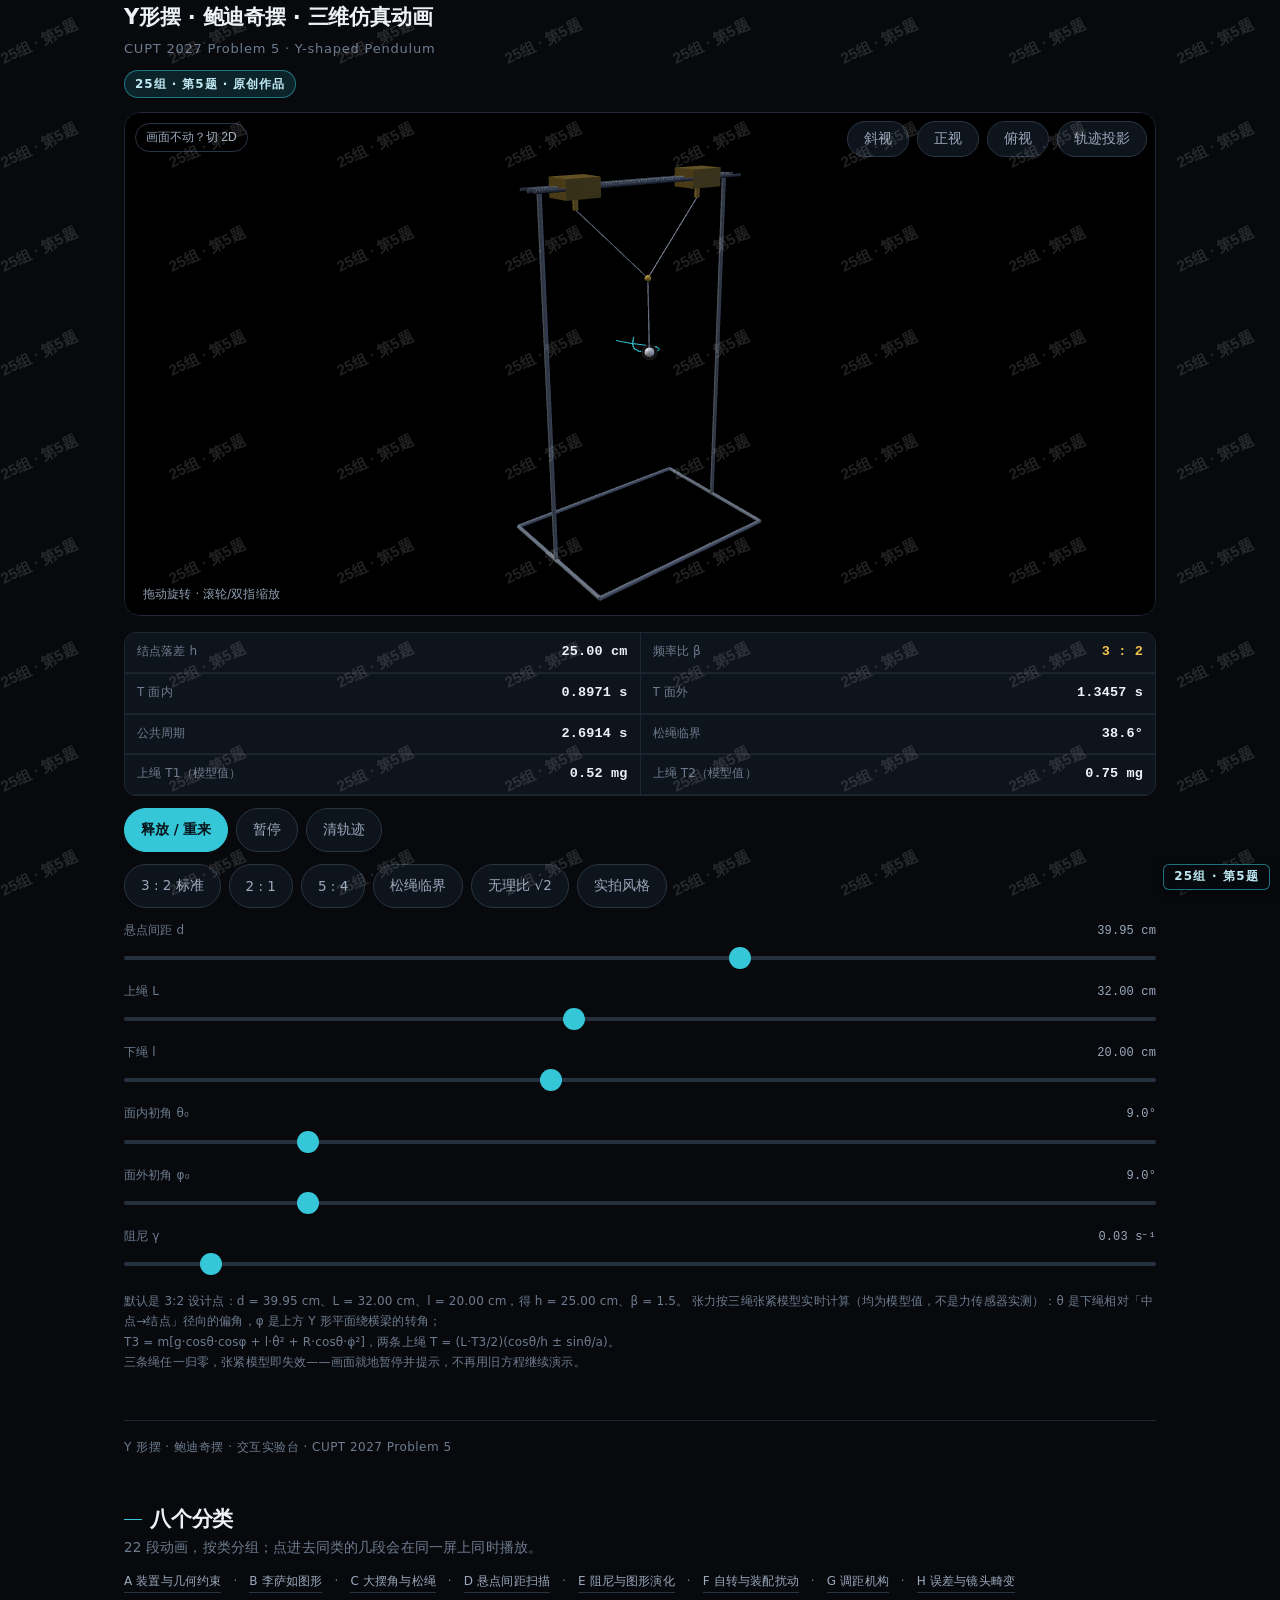
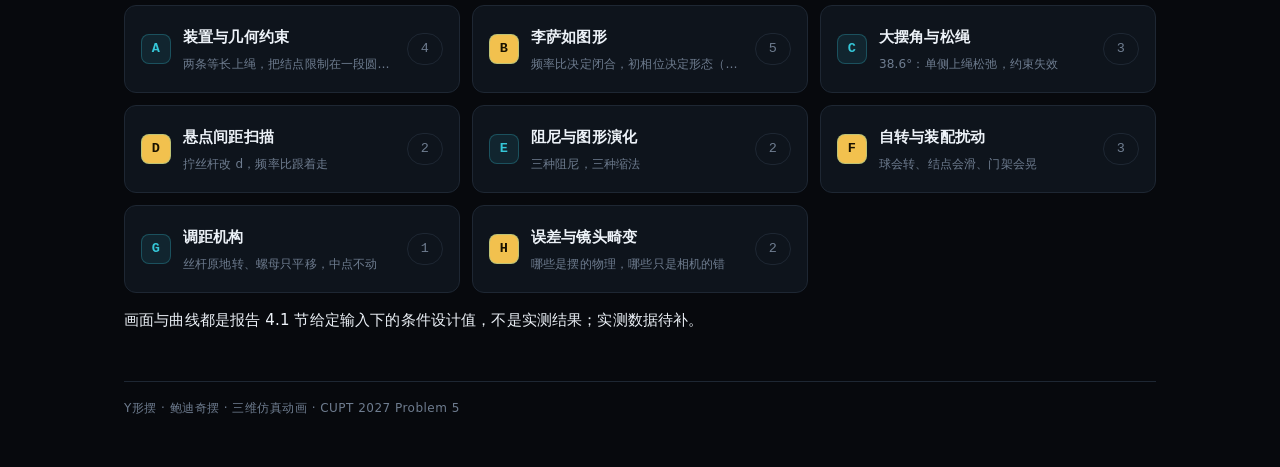
<file: index.html>
<!DOCTYPE html>
<html lang="zh-CN">
<head>
<meta charset="utf-8">
<meta name="viewport" content="width=device-width, initial-scale=1, viewport-fit=cover">
<meta name="color-scheme" content="dark">
<meta name="theme-color" content="#000000">
<meta name="robots" content="noindex, nofollow">
<title>Y形摆 · 鲍迪奇摆 · 三维仿真动画</title>
<link rel="icon" href="favicon.png" type="image/png">
<style>
  .lab-wrap { padding-bottom: 8px; }
  .lab-head h1 { margin: 8px 0 4px; font-size: 26px; line-height: 1.25; }
  .lab-head p { margin: 0 0 10px; color: var(--muted); font-size: 14px; }
  .stage {
    position: relative;
    z-index: 0;
    isolation: isolate;
    width: 100%;
    height: 56vh;
    min-height: 300px;
    max-height: 520px;
    border: 1px solid var(--line);
    border-radius: 14px;
    overflow: hidden;
    background: #000;
  }
  #c2d { position: absolute; inset: 0; width: 100%; height: 100%;
         display: none; }
  #c3d { display: block; width: 100%; height: 100%;
         touch-action: none; cursor: grab; }
  .hint {
    position: absolute; left: 10px; bottom: 8px;
    font-size: 12px; color: #8fa0b4; background: rgba(0,0,0,.45);
    padding: 3px 8px; border-radius: 8px; pointer-events: none;
  }
  .lab-badge {
    position: absolute; left: 10px; top: 10px; right: 10px;
    font-size: 13px; line-height: 1.4; color: #ff8a8a;
    background: rgba(60,0,0,.55); border: 1px solid #7a2b2b;
    padding: 7px 10px; border-radius: 10px; display: none;
  }
  .lab-badge.on { display: block; }
  .viewbtns {
    position: absolute; right: 8px; top: 8px; display: flex; gap: 6px;
  }
  .viewbtns button {
    min-height: 34px; padding: 0 10px; font-size: 13px;
    color: var(--text); background: rgba(20,26,34,.8);
    border: 1px solid var(--line); border-radius: 9px;
  }
  .readout {
    display: grid; grid-template-columns: repeat(2, minmax(0,1fr));
    gap: 6px 10px; margin: 12px 0 4px; font-size: 14px;
  }
  .readout div { display: flex; justify-content: space-between; gap: 8px;
    border-bottom: 1px solid #1a212b; padding: 5px 0; }
  .readout b { font-weight: 600; color: var(--accent-a); font-variant-numeric: tabular-nums; }
  .readout .warnv { color: #ff6b6b; }
  .ctrls { margin: 10px 0 4px; }
  .ctrl { margin: 9px 0; }
  .ctrl label { display: flex; justify-content: space-between; font-size: 14px;
    color: var(--muted); margin-bottom: 2px; }
  .ctrl label span { color: var(--text); font-variant-numeric: tabular-nums; }
  input[type=range] {
    -webkit-appearance: none; appearance: none; width: 100%; height: 30px;
    background: transparent;
  }
  input[type=range]::-webkit-slider-runnable-track {
    height: 4px; background: #263140; border-radius: 2px;
  }
  input[type=range]::-webkit-slider-thumb {
    -webkit-appearance: none; width: 22px; height: 22px; margin-top: -9px;
    border-radius: 50%; background: var(--accent-a); border: 0;
  }
  input[type=range]::-moz-range-track { height: 4px; background: #263140; border-radius: 2px; }
  input[type=range]::-moz-range-thumb { width: 22px; height: 22px; border: 0;
    border-radius: 50%; background: var(--accent-a); }
  .btnrow { display: flex; flex-wrap: wrap; gap: 8px; margin: 12px 0 4px; }
  .btnrow button {
    min-height: 44px; padding: 0 14px; font-size: 14px; font-family: inherit;
    color: var(--text); background: #131a23; border: 1px solid var(--line);
    border-radius: 11px;
  }
  .btnrow button.primary { background: var(--accent-a); color: #08111a; border-color: transparent; font-weight: 600; }
  .btnrow button:active { transform: scale(.98); }
  .tip { color: var(--muted); font-size: 13px; line-height: 1.6; margin: 10px 0 0; }
  .nolab-pic { display:block; width:100%; max-width:520px;
    margin:0 auto 12px; border-radius:10px; }
  .nolab-msg { color:#6E7C8F; font-size:12px; }
  .nolab { padding: 18px; color: #ff8a8a; }
</style><link rel="stylesheet" href="style.css">
</head>
<body>
<main class="wrap">
<header class="masthead compact">
<h1>Y形摆 · 鲍迪奇摆 · 三维仿真动画</h1>
<p class="sub">CUPT 2027 Problem 5 · Y-shaped Pendulum</p>
<p class="wm-head">25组 · 第5题 · 原创作品</p>
</header>





<div class="stage" id="stage">
  <canvas id="c3d"></canvas>
  <canvas id="c2d"></canvas>
  <div class="lab-badge" id="warn">⚠ 一侧上绳开始松弛：当前双绳张紧模型不再适用，运动已暂停。</div>
  <div class="viewbtns">
    <button type="button" data-view="iso">斜视</button>
    <button type="button" data-view="front">正视</button>
    <button type="button" data-view="top">俯视</button>
      <button type="button" id="btn-trail">轨迹投影</button>
  </div>
  <div class="hint">拖动旋转 · 滚轮/双指缩放</div>
</div>

<div class="readout" id="readout">
  <div><span>结点落差 h</span><b id="o-h">—</b></div>
  <div><span>频率比 β</span><b id="o-b">—</b></div>
  <div><span>T 面内</span><b id="o-tx">—</b></div>
  <div><span>T 面外</span><b id="o-ty">—</b></div>
  <div><span>公共周期</span><b id="o-tc">—</b></div>
  <div><span>松绳临界</span><b id="o-crit">—</b></div>
  <div><span>上绳 T1（模型值）</span><b id="o-t1">—</b></div>
  <div><span>上绳 T2（模型值）</span><b id="o-t2">—</b></div>
</div>

<div class="btnrow">
  <button type="button" class="primary" id="btn-go">释放 / 重来</button>
  <button type="button" id="btn-pause">暂停</button>
  <button type="button" id="btn-clear">清轨迹</button>
</div>
<div class="btnrow">
  <button type="button" data-preset="32">3 : 2 标准</button>
  <button type="button" data-preset="21">2 : 1</button>
  <button type="button" data-preset="54">5 : 4</button>
  <button type="button" data-preset="crit">松绳临界</button>
  <button type="button" data-preset="irr">无理比 √2</button>
      <button type="button" data-preset="rich">实拍风格</button>
</div>

<div class="ctrls">
  <div class="ctrl">
    <label>悬点间距 d <span id="v-d">30.00 cm</span></label>
    <input type="range" id="s-d" min="10" max="60" step="0.01" value="39.95">
  </div>
  <div class="ctrl">
    <label>上绳 L <span id="v-L">38.08 cm</span></label>
    <input type="range" id="s-L" min="22" max="45" step="0.01" value="32">
  </div>
  <div class="ctrl">
    <label>下绳 l <span id="v-l">45.00 cm</span></label>
    <input type="range" id="s-l" min="6" max="40" step="0.01" value="20">
  </div>
  <div class="ctrl">
    <label>面内初角 θ₀ <span id="v-th0">9.0°</span></label>
    <input type="range" id="s-th" min="0.5" max="50" step="0.1" value="9">
  </div>
  <div class="ctrl">
    <label>面外初角 φ₀ <span id="v-ph0">9.0°</span></label>
    <input type="range" id="s-ph" min="0.5" max="50" step="0.1" value="9">
  </div>
  <div class="ctrl">
    <label>阻尼 γ <span id="v-gam">0.03 s⁻¹</span></label>
    <input type="range" id="s-g" min="0" max="0.4" step="0.01" value="0.03">
  </div>
</div>

<p class="tip">
  默认是 3:2 设计点：d = 39.95 cm、L = 32.00 cm、l = 20.00 cm，得 h = 25.00 cm、β = 1.5。
      张力按三绳张紧模型实时计算（均为模型值，不是力传感器实测）：θ 是下绳相对「中点→结点」径向的偏角，φ 是上方 Y 形平面绕横梁的转角；<br>T3 = m[g·cosθ·cosφ + l·θ̇² + R·cosθ·φ̇²]，两条上绳 T = (L·T3/2)(cosθ/h ± sinθ/a)。<br>三条绳任一归零，张紧模型即失效——画面就地暂停并提示，不再用旧方程继续演示。</p>

<footer class="site-footer"><p>Y 形摆 · 鲍迪奇摆 · 交互实验台 · CUPT 2027 Problem 5</p></footer>

<section class="gallery-head" id="gallery">
<h2>八个分类</h2>
<p>22 段动画，按类分组；点进去同类的几段会在同一屏上同时播放。</p>
<p class="quicknav">
<a href="g-A.html">A 装置与几何约束</a> · <a href="g-B.html">B 李萨如图形</a> · <a href="g-C.html">C 大摆角与松绳</a> · <a href="g-D.html">D 悬点间距扫描</a> · <a href="g-E.html">E 阻尼与图形演化</a> · <a href="g-F.html">F 自转与装配扰动</a> · <a href="g-G.html">G 调距机构</a> · <a href="g-H.html">H 误差与镜头畸变</a>
</p>
</section>
<nav class="grid groups">
<a class="card group-card" href="g-A.html"><span class="badge" aria-hidden="true">A</span><span class="group-info"><span class="group-title">装置与几何约束</span><span class="group-sub">两条等长上绳，把结点限制在一段圆弧上</span></span><span class="count">4</span></a>
<a class="card group-card" href="g-B.html"><span class="badge" aria-hidden="true">B</span><span class="group-info"><span class="group-title">李萨如图形</span><span class="group-sub">频率比决定闭合，初相位决定形态（理想数学示例）</span></span><span class="count">5</span></a>
<a class="card group-card" href="g-C.html"><span class="badge" aria-hidden="true">C</span><span class="group-info"><span class="group-title">大摆角与松绳</span><span class="group-sub">38.6°：单侧上绳松弛，约束失效</span></span><span class="count">3</span></a>
<a class="card group-card" href="g-D.html"><span class="badge" aria-hidden="true">D</span><span class="group-info"><span class="group-title">悬点间距扫描</span><span class="group-sub">拧丝杆改 d，频率比跟着走</span></span><span class="count">2</span></a>
<a class="card group-card" href="g-E.html"><span class="badge" aria-hidden="true">E</span><span class="group-info"><span class="group-title">阻尼与图形演化</span><span class="group-sub">三种阻尼，三种缩法</span></span><span class="count">2</span></a>
<a class="card group-card" href="g-F.html"><span class="badge" aria-hidden="true">F</span><span class="group-info"><span class="group-title">自转与装配扰动</span><span class="group-sub">球会转、结点会滑、门架会晃</span></span><span class="count">3</span></a>
<a class="card group-card" href="g-G.html"><span class="badge" aria-hidden="true">G</span><span class="group-info"><span class="group-title">调距机构</span><span class="group-sub">丝杆原地转、螺母只平移，中点不动</span></span><span class="count">1</span></a>
<a class="card group-card" href="g-H.html"><span class="badge" aria-hidden="true">H</span><span class="group-info"><span class="group-title">误差与镜头畸变</span><span class="group-sub">哪些是摆的物理，哪些只是相机的错</span></span><span class="count">2</span></a>
</nav>
<p class="note">画面与曲线都是报告 4.1 节给定输入下的条件设计值，不是实测结果；实测数据待补。</p>
<footer class="site-footer"><p>Y形摆 · 鲍迪奇摆 · 三维仿真动画 &middot; CUPT 2027 Problem 5</p></footer>
</main>
<script type="module" src="lab.js"></script>
<script>
  // 3D 起不来时的退路：换成静图 + 明确的下一步，绝不留下黑框
  (function () {
    function fallback(msg) {
      var st = document.getElementById('stage');
      if (!st || window.__lab_ok || window.__lab2d) { return; }
      st.innerHTML =
        '<div class="nolab">' +
        '<img class="nolab-pic" src="video/a1_apparatus.jpg" alt="装置静帧">' +
        '<p><strong>这台设备的浏览器没能启动 3D。</strong><br>' +
        '常见原因：微信内核限制了 WebGL，或脚本被拦截。</p>' +
        '<p>可以先看录好的动画：<a href="index.html#gallery">八个分类</a>，' +
        '或 <a href="javascript:location.reload()">重新加载本页</a>。</p>' +
        (msg ? '<p class="nolab-msg">' + String(msg) + '</p>' : '') +
        '</div>';
      st.setAttribute('data-err', String(msg || 'unknown'));
    }
    window.addEventListener('error', function (e) {
      fallback((e && (e.message || (e.error && e.error.message))) || '');
    });
    // 看门狗：6 秒还没画出一帧，就当作失败
    setTimeout(function () {
      if (window.__lab_ok || window.__lab2d) { return; }
      var c = document.getElementById('c3d');
      var ok = false;
      try {
        ok = !!(c && c.width > 2 && c.height > 2);
      } catch (err) { ok = false; }
      if (!ok) { fallback('3D 初始化超时'); }
    }, 6000);
  })();
</script>


<div class="wm-layer" aria-hidden="true"></div><div class="wm-tag">25组 · 第5题</div>
</body>
</html>
</file>
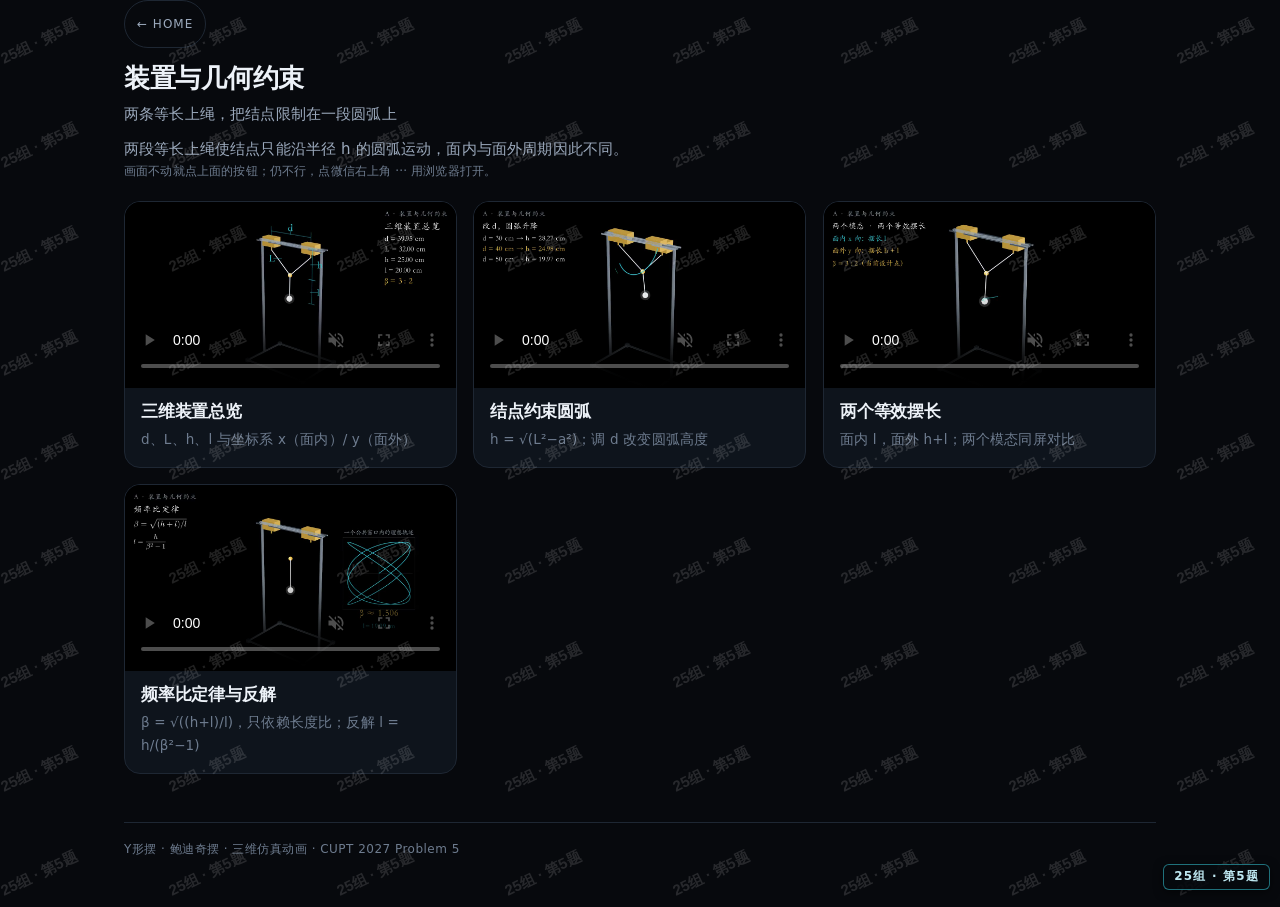
<file: g-A.html>
<!DOCTYPE html>
<html lang="zh-CN">
<head>
<meta charset="utf-8">
<meta name="viewport" content="width=device-width, initial-scale=1, viewport-fit=cover">
<meta name="color-scheme" content="dark">
<meta name="theme-color" content="#000000">
<meta name="robots" content="noindex, nofollow">
<title>装置与几何约束 - Y形摆 · 鲍迪奇摆 · 三维仿真动画</title>
<link rel="icon" href="favicon.png" type="image/png">
<link rel="stylesheet" href="style.css">
</head>
<body>
<main class="wrap">
<nav class="topnav">
<a class="back" href="index.html">&#8592; HOME</a>
</nav>
<header class="page-head">
<h1>装置与几何约束</h1>
<p class="sub">两条等长上绳，把结点限制在一段圆弧上</p>
<p class="intro">两段等长上绳使结点只能沿半径 h 的圆弧运动，面内与面外周期因此不同。</p>
<button class="playall" id="playall" type="button" hidden>TAP TO PLAY ALL / 全部播放</button>
<p class="fallback">画面不动就点上面的按钮；仍不行，点微信右上角 ··· 用浏览器打开。</p>
</header>
<section class="grid clips">
<article class="card clip-card">
  <div class="player">
    <video poster="video/a1_apparatus.jpg" muted loop controls playsinline webkit-playsinline x5-playsinline preload="none" data-src="video/a1_apparatus.mp4" aria-label="三维装置总览"></video>
    <button class="playbtn" type="button" aria-label="Play" hidden><span aria-hidden="true">▶</span></button>
    <div class="placeholder">
      <p class="placeholder-label">MEDIA NOT FOUND</p>
      <p class="placeholder-note">d、L、h、l 与坐标系 x（面内）/ y（面外）</p>
    </div>
  </div>
  <div class="clip-text">
    <h3>三维装置总览</h3>
    <p>d、L、h、l 与坐标系 x（面内）/ y（面外）</p>
  </div>
</article>
<article class="card clip-card">
  <div class="player">
    <video poster="video/a2_knot_arc.jpg" muted loop controls playsinline webkit-playsinline x5-playsinline preload="none" data-src="video/a2_knot_arc.mp4" aria-label="结点约束圆弧"></video>
    <button class="playbtn" type="button" aria-label="Play" hidden><span aria-hidden="true">▶</span></button>
    <div class="placeholder">
      <p class="placeholder-label">MEDIA NOT FOUND</p>
      <p class="placeholder-note">h = √(L²−a²)；调 d 改变圆弧高度</p>
    </div>
  </div>
  <div class="clip-text">
    <h3>结点约束圆弧</h3>
    <p>h = √(L²−a²)；调 d 改变圆弧高度</p>
  </div>
</article>
<article class="card clip-card">
  <div class="player">
    <video poster="video/a3_two_modes.jpg" muted loop controls playsinline webkit-playsinline x5-playsinline preload="none" data-src="video/a3_two_modes.mp4" aria-label="两个等效摆长"></video>
    <button class="playbtn" type="button" aria-label="Play" hidden><span aria-hidden="true">▶</span></button>
    <div class="placeholder">
      <p class="placeholder-label">MEDIA NOT FOUND</p>
      <p class="placeholder-note">面内 l，面外 h+l；两个模态同屏对比</p>
    </div>
  </div>
  <div class="clip-text">
    <h3>两个等效摆长</h3>
    <p>面内 l，面外 h+l；两个模态同屏对比</p>
  </div>
</article>
<article class="card clip-card">
  <div class="player">
    <video poster="video/a4_beta_law.jpg" muted loop controls playsinline webkit-playsinline x5-playsinline preload="none" data-src="video/a4_beta_law.mp4" aria-label="频率比定律与反解"></video>
    <button class="playbtn" type="button" aria-label="Play" hidden><span aria-hidden="true">▶</span></button>
    <div class="placeholder">
      <p class="placeholder-label">MEDIA NOT FOUND</p>
      <p class="placeholder-note">β = √((h+l)/l)，只依赖长度比；反解 l = h/(β²−1)</p>
    </div>
  </div>
  <div class="clip-text">
    <h3>频率比定律与反解</h3>
    <p>β = √((h+l)/l)，只依赖长度比；反解 l = h/(β²−1)</p>
  </div>
</article>
</section>
<footer class="site-footer"><p>Y形摆 · 鲍迪奇摆 · 三维仿真动画 &middot; CUPT 2027 Problem 5</p></footer>
</main>


<script>
(function () {
  "use strict";
  // 移动端一次只加载一段：WKWebView / X5 对并发视频有限制，
  // 一次挂 4~5 个 src 会让后几个直接失败。
  var wide = false;
  try { wide = window.matchMedia("(min-width: 721px)").matches; } catch (e) {}

  function attach(v) {
    if (!v.getAttribute("src") && v.dataset.src) {
      v.setAttribute("src", v.dataset.src);
      v.load();
    }
  }
  function play(v) {
    v.muted = true;
    v.loop = true;
    try {
      var pr = v.play();
      if (pr && typeof pr.catch === "function") { pr.catch(function () {}); }
    } catch (e) {}
  }
  function pauseOthers(keep) {
    document.querySelectorAll("video").forEach(function (v) {
      if (v !== keep) { try { v.pause(); } catch (e) {} }
    });
  }
  function showOverlay(card, on) {
    var b = card.querySelector(".playbtn");
    if (b) { b.hidden = !on; }
  }
  function markBad(card, text) {
    var lab = card.querySelector(".placeholder-label");
    if (lab) { lab.textContent = text; }
    card.classList.add("missing");
  }

  var cards = document.querySelectorAll(".card");
  cards.forEach(function (card, idx) {
    var video = card.querySelector("video");
    if (!video) { return; }
    var tries = 0;

    function fail() {
      // 先重试；两次都失败再判断到底是不是"文件不存在"
      if (tries < 2) {
        tries += 1;
        window.setTimeout(function () {
          video.removeAttribute("src");
          attach(video);
          play(video);
        }, 700 * tries);
        return;
      }
      var src = video.dataset.src || "";
      if (!src) { markBad(card, "MEDIA NOT FOUND"); return; }
      fetch(src, { method: "HEAD" }).then(function (r) {
        markBad(card, r.ok ? "加载失败 · 点我看重试" : "MEDIA NOT FOUND");
      }).catch(function () {
        markBad(card, "加载失败 · 点我看重试");
      });
    }

    video.addEventListener("error", fail);
    // 点占位块 = 重试
    var ph = card.querySelector(".placeholder");
    if (ph) {
      ph.addEventListener("click", function () {
        card.classList.remove("missing");
        tries = 0;
        video.removeAttribute("src");
        attach(video);
        play(video);
      });
    }
    // 点播放按钮 = 播这一段，其余暂停
    var btn = card.querySelector(".playbtn");
    if (btn) {
      btn.addEventListener("click", function (ev) {
        ev.preventDefault();
        ev.stopPropagation();
        pauseOthers(video);
        attach(video);
        play(video);
        showOverlay(card, false);
      });
    }
    video.addEventListener("playing", function () { showOverlay(card, false); });
    // 还没挂 src 时原生控件是死的，整块画面点一下就该开始播
    video.addEventListener("click", function (ev) {
      if (video.getAttribute("src")) { return; }
      ev.preventDefault();
      pauseOthers(video);
      attach(video);
      play(video);
      showOverlay(card, false);
    });

    if (wide || idx === 0) {
      video.autoplay = true;      // 宽屏走原生自动播放，比脚本 play() 稳
      attach(video);
      play(video);
    } else {
      showOverlay(card, true);
    }
  });

  // 兜底：微信/X5 拦自动播放时，一次点击把能播的都开起来
  function playAll() {
    document.querySelectorAll(".card").forEach(function (card, idx) {
      var v = card.querySelector("video");
      if (!v) { return; }
      if (!wide && idx > 0) { pauseOthers(v); }
      v.autoplay = true;
      attach(v);
      play(v);
      showOverlay(card, false);
    });
  }
  var allBtn = document.getElementById("playall");
  if (allBtn) {
    if (!wide) { allBtn.hidden = false; }
    allBtn.addEventListener("click", function () {
      playAll();
      allBtn.classList.add("done");
    });
  }

  // 只检查"一个都没播起来"，不再用 readyState 判缺失
  window.setTimeout(function () {
    var paused = 0, total = 0;
    document.querySelectorAll("video").forEach(function (v) {
      total += 1;
      if (v.paused) { paused += 1; }
    });
    if (allBtn && total > 0 && paused === total) { allBtn.hidden = false; }
  }, 3000);
})();
</script>
<div class="wm-layer" aria-hidden="true"></div><div class="wm-tag">25组 · 第5题</div>
</body>
</html>
</file>
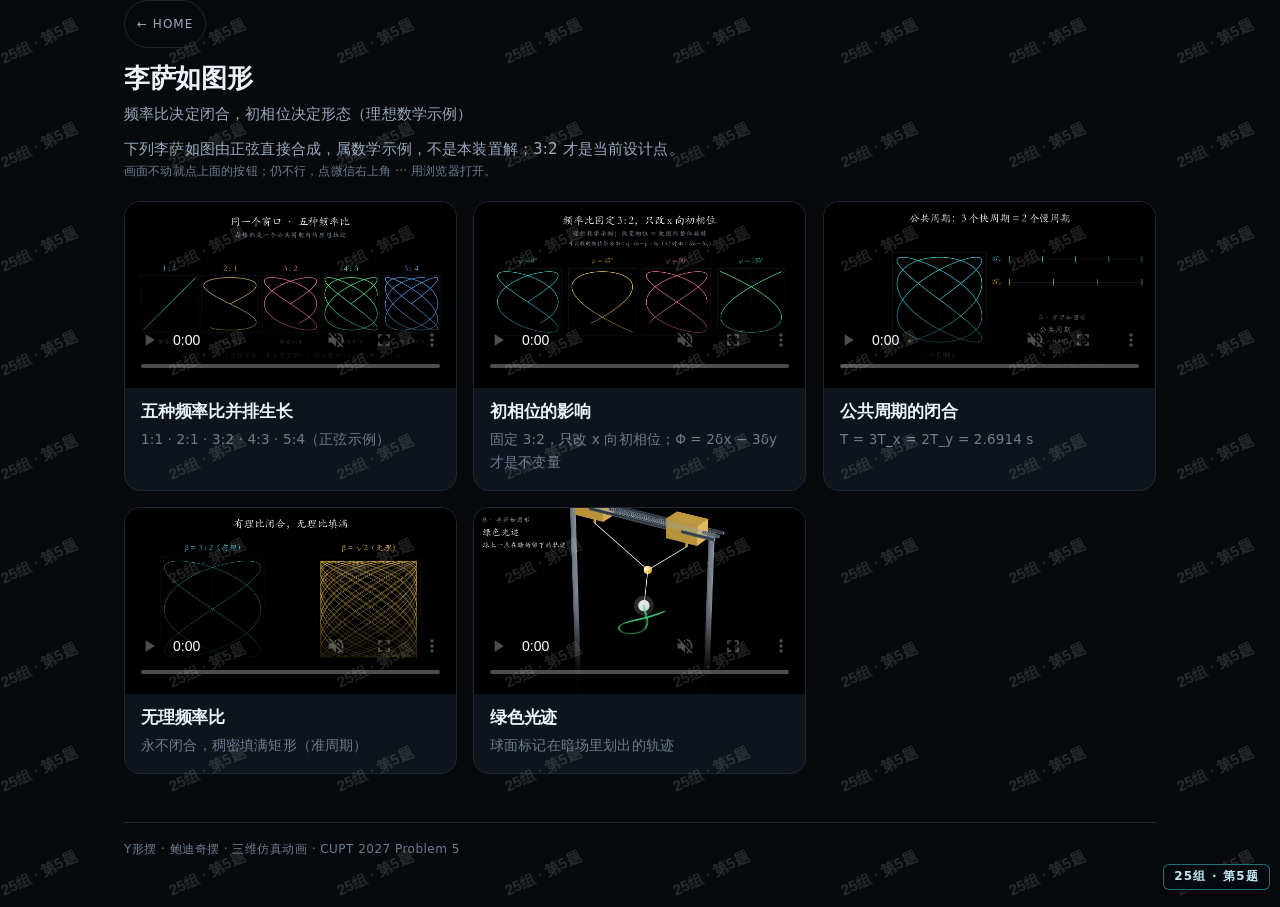
<file: g-B.html>
<!DOCTYPE html>
<html lang="zh-CN">
<head>
<meta charset="utf-8">
<meta name="viewport" content="width=device-width, initial-scale=1, viewport-fit=cover">
<meta name="color-scheme" content="dark">
<meta name="theme-color" content="#000000">
<meta name="robots" content="noindex, nofollow">
<title>李萨如图形 - Y形摆 · 鲍迪奇摆 · 三维仿真动画</title>
<link rel="icon" href="favicon.png" type="image/png">
<link rel="stylesheet" href="style.css">
</head>
<body>
<main class="wrap">
<nav class="topnav">
<a class="back" href="index.html">&#8592; HOME</a>
</nav>
<header class="page-head">
<h1>李萨如图形</h1>
<p class="sub">频率比决定闭合，初相位决定形态（理想数学示例）</p>
<p class="intro">下列李萨如图由正弦直接合成，属数学示例，不是本装置解；3:2 才是当前设计点。</p>
<button class="playall" id="playall" type="button" hidden>TAP TO PLAY ALL / 全部播放</button>
<p class="fallback">画面不动就点上面的按钮；仍不行，点微信右上角 ··· 用浏览器打开。</p>
</header>
<section class="grid clips">
<article class="card clip-card">
  <div class="player">
    <video poster="video/b1_ratio_grid.jpg" muted loop controls playsinline webkit-playsinline x5-playsinline preload="none" data-src="video/b1_ratio_grid.mp4" aria-label="五种频率比并排生长"></video>
    <button class="playbtn" type="button" aria-label="Play" hidden><span aria-hidden="true">▶</span></button>
    <div class="placeholder">
      <p class="placeholder-label">MEDIA NOT FOUND</p>
      <p class="placeholder-note">1:1 · 2:1 · 3:2 · 4:3 · 5:4（正弦示例）</p>
    </div>
  </div>
  <div class="clip-text">
    <h3>五种频率比并排生长</h3>
    <p>1:1 · 2:1 · 3:2 · 4:3 · 5:4（正弦示例）</p>
  </div>
</article>
<article class="card clip-card">
  <div class="player">
    <video poster="video/b2_phase.jpg" muted loop controls playsinline webkit-playsinline x5-playsinline preload="none" data-src="video/b2_phase.mp4" aria-label="初相位的影响"></video>
    <button class="playbtn" type="button" aria-label="Play" hidden><span aria-hidden="true">▶</span></button>
    <div class="placeholder">
      <p class="placeholder-label">MEDIA NOT FOUND</p>
      <p class="placeholder-note">固定 3:2，只改 x 向初相位；Φ = 2δx − 3δy 才是不变量</p>
    </div>
  </div>
  <div class="clip-text">
    <h3>初相位的影响</h3>
    <p>固定 3:2，只改 x 向初相位；Φ = 2δx − 3δy 才是不变量</p>
  </div>
</article>
<article class="card clip-card">
  <div class="player">
    <video poster="video/b3_closure.jpg" muted loop controls playsinline webkit-playsinline x5-playsinline preload="none" data-src="video/b3_closure.mp4" aria-label="公共周期的闭合"></video>
    <button class="playbtn" type="button" aria-label="Play" hidden><span aria-hidden="true">▶</span></button>
    <div class="placeholder">
      <p class="placeholder-label">MEDIA NOT FOUND</p>
      <p class="placeholder-note">T = 3T_x = 2T_y = 2.6914 s</p>
    </div>
  </div>
  <div class="clip-text">
    <h3>公共周期的闭合</h3>
    <p>T = 3T_x = 2T_y = 2.6914 s</p>
  </div>
</article>
<article class="card clip-card">
  <div class="player">
    <video poster="video/b4_irrational.jpg" muted loop controls playsinline webkit-playsinline x5-playsinline preload="none" data-src="video/b4_irrational.mp4" aria-label="无理频率比"></video>
    <button class="playbtn" type="button" aria-label="Play" hidden><span aria-hidden="true">▶</span></button>
    <div class="placeholder">
      <p class="placeholder-label">MEDIA NOT FOUND</p>
      <p class="placeholder-note">永不闭合，稠密填满矩形（准周期）</p>
    </div>
  </div>
  <div class="clip-text">
    <h3>无理频率比</h3>
    <p>永不闭合，稠密填满矩形（准周期）</p>
  </div>
</article>
<article class="card clip-card">
  <div class="player">
    <video poster="video/b5_green_trace.jpg" muted loop controls playsinline webkit-playsinline x5-playsinline preload="none" data-src="video/b5_green_trace.mp4" aria-label="绿色光迹"></video>
    <button class="playbtn" type="button" aria-label="Play" hidden><span aria-hidden="true">▶</span></button>
    <div class="placeholder">
      <p class="placeholder-label">MEDIA NOT FOUND</p>
      <p class="placeholder-note">球面标记在暗场里划出的轨迹</p>
    </div>
  </div>
  <div class="clip-text">
    <h3>绿色光迹</h3>
    <p>球面标记在暗场里划出的轨迹</p>
  </div>
</article>
</section>
<footer class="site-footer"><p>Y形摆 · 鲍迪奇摆 · 三维仿真动画 &middot; CUPT 2027 Problem 5</p></footer>
</main>


<script>
(function () {
  "use strict";
  // 移动端一次只加载一段：WKWebView / X5 对并发视频有限制，
  // 一次挂 4~5 个 src 会让后几个直接失败。
  var wide = false;
  try { wide = window.matchMedia("(min-width: 721px)").matches; } catch (e) {}

  function attach(v) {
    if (!v.getAttribute("src") && v.dataset.src) {
      v.setAttribute("src", v.dataset.src);
      v.load();
    }
  }
  function play(v) {
    v.muted = true;
    v.loop = true;
    try {
      var pr = v.play();
      if (pr && typeof pr.catch === "function") { pr.catch(function () {}); }
    } catch (e) {}
  }
  function pauseOthers(keep) {
    document.querySelectorAll("video").forEach(function (v) {
      if (v !== keep) { try { v.pause(); } catch (e) {} }
    });
  }
  function showOverlay(card, on) {
    var b = card.querySelector(".playbtn");
    if (b) { b.hidden = !on; }
  }
  function markBad(card, text) {
    var lab = card.querySelector(".placeholder-label");
    if (lab) { lab.textContent = text; }
    card.classList.add("missing");
  }

  var cards = document.querySelectorAll(".card");
  cards.forEach(function (card, idx) {
    var video = card.querySelector("video");
    if (!video) { return; }
    var tries = 0;

    function fail() {
      // 先重试；两次都失败再判断到底是不是"文件不存在"
      if (tries < 2) {
        tries += 1;
        window.setTimeout(function () {
          video.removeAttribute("src");
          attach(video);
          play(video);
        }, 700 * tries);
        return;
      }
      var src = video.dataset.src || "";
      if (!src) { markBad(card, "MEDIA NOT FOUND"); return; }
      fetch(src, { method: "HEAD" }).then(function (r) {
        markBad(card, r.ok ? "加载失败 · 点我看重试" : "MEDIA NOT FOUND");
      }).catch(function () {
        markBad(card, "加载失败 · 点我看重试");
      });
    }

    video.addEventListener("error", fail);
    // 点占位块 = 重试
    var ph = card.querySelector(".placeholder");
    if (ph) {
      ph.addEventListener("click", function () {
        card.classList.remove("missing");
        tries = 0;
        video.removeAttribute("src");
        attach(video);
        play(video);
      });
    }
    // 点播放按钮 = 播这一段，其余暂停
    var btn = card.querySelector(".playbtn");
    if (btn) {
      btn.addEventListener("click", function (ev) {
        ev.preventDefault();
        ev.stopPropagation();
        pauseOthers(video);
        attach(video);
        play(video);
        showOverlay(card, false);
      });
    }
    video.addEventListener("playing", function () { showOverlay(card, false); });
    // 还没挂 src 时原生控件是死的，整块画面点一下就该开始播
    video.addEventListener("click", function (ev) {
      if (video.getAttribute("src")) { return; }
      ev.preventDefault();
      pauseOthers(video);
      attach(video);
      play(video);
      showOverlay(card, false);
    });

    if (wide || idx === 0) {
      video.autoplay = true;      // 宽屏走原生自动播放，比脚本 play() 稳
      attach(video);
      play(video);
    } else {
      showOverlay(card, true);
    }
  });

  // 兜底：微信/X5 拦自动播放时，一次点击把能播的都开起来
  function playAll() {
    document.querySelectorAll(".card").forEach(function (card, idx) {
      var v = card.querySelector("video");
      if (!v) { return; }
      if (!wide && idx > 0) { pauseOthers(v); }
      v.autoplay = true;
      attach(v);
      play(v);
      showOverlay(card, false);
    });
  }
  var allBtn = document.getElementById("playall");
  if (allBtn) {
    if (!wide) { allBtn.hidden = false; }
    allBtn.addEventListener("click", function () {
      playAll();
      allBtn.classList.add("done");
    });
  }

  // 只检查"一个都没播起来"，不再用 readyState 判缺失
  window.setTimeout(function () {
    var paused = 0, total = 0;
    document.querySelectorAll("video").forEach(function (v) {
      total += 1;
      if (v.paused) { paused += 1; }
    });
    if (allBtn && total > 0 && paused === total) { allBtn.hidden = false; }
  }, 3000);
})();
</script>
<div class="wm-layer" aria-hidden="true"></div><div class="wm-tag">25组 · 第5题</div>
</body>
</html>
</file>
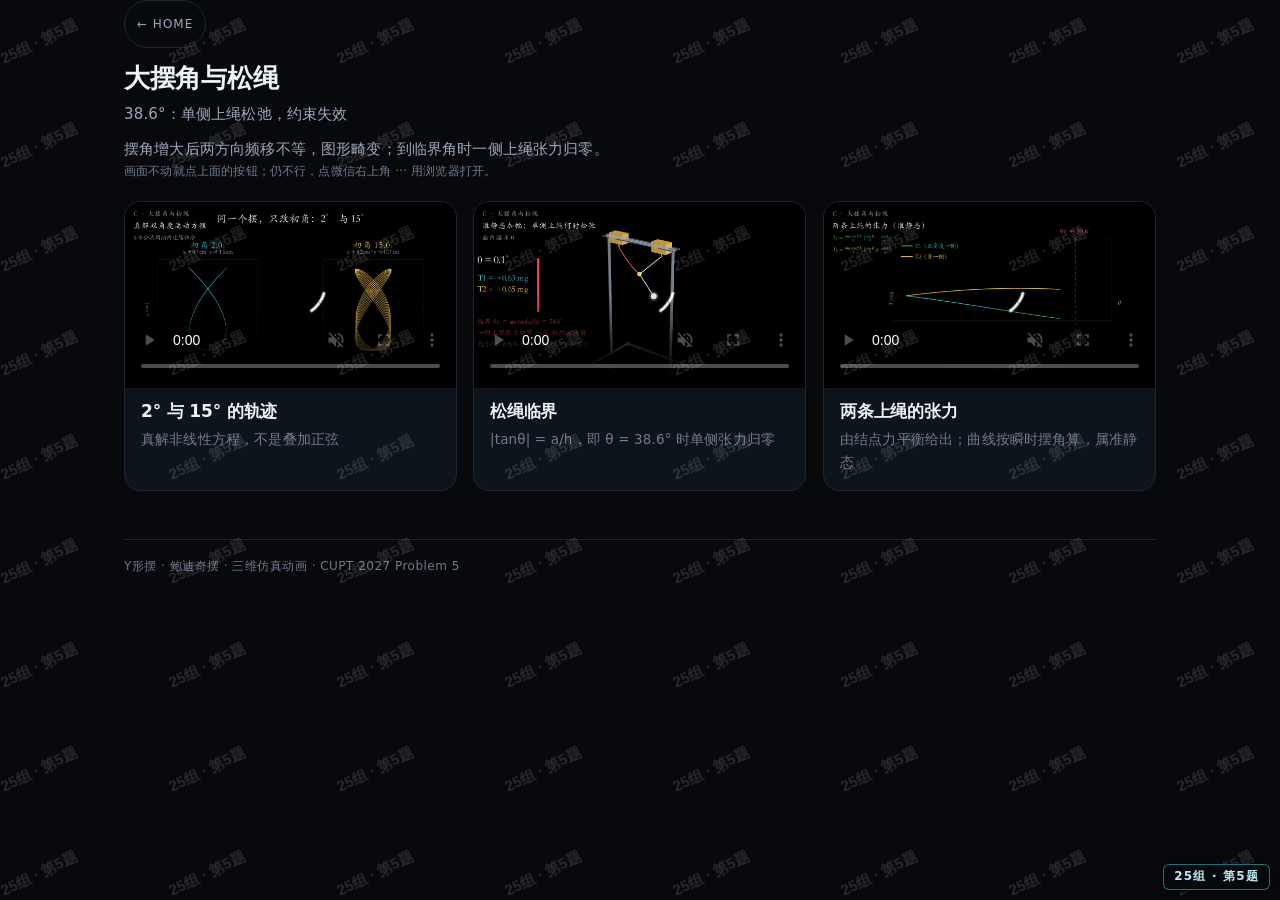
<file: g-C.html>
<!DOCTYPE html>
<html lang="zh-CN">
<head>
<meta charset="utf-8">
<meta name="viewport" content="width=device-width, initial-scale=1, viewport-fit=cover">
<meta name="color-scheme" content="dark">
<meta name="theme-color" content="#000000">
<meta name="robots" content="noindex, nofollow">
<title>大摆角与松绳 - Y形摆 · 鲍迪奇摆 · 三维仿真动画</title>
<link rel="icon" href="favicon.png" type="image/png">
<link rel="stylesheet" href="style.css">
</head>
<body>
<main class="wrap">
<nav class="topnav">
<a class="back" href="index.html">&#8592; HOME</a>
</nav>
<header class="page-head">
<h1>大摆角与松绳</h1>
<p class="sub">38.6°：单侧上绳松弛，约束失效</p>
<p class="intro">摆角增大后两方向频移不等，图形畸变；到临界角时一侧上绳张力归零。</p>
<button class="playall" id="playall" type="button" hidden>TAP TO PLAY ALL / 全部播放</button>
<p class="fallback">画面不动就点上面的按钮；仍不行，点微信右上角 ··· 用浏览器打开。</p>
</header>
<section class="grid clips">
<article class="card clip-card">
  <div class="player">
    <video poster="video/c1_amp.jpg" muted loop controls playsinline webkit-playsinline x5-playsinline preload="none" data-src="video/c1_amp.mp4" aria-label="2° 与 15° 的轨迹"></video>
    <button class="playbtn" type="button" aria-label="Play" hidden><span aria-hidden="true">▶</span></button>
    <div class="placeholder">
      <p class="placeholder-label">MEDIA NOT FOUND</p>
      <p class="placeholder-note">真解非线性方程，不是叠加正弦</p>
    </div>
  </div>
  <div class="clip-text">
    <h3>2° 与 15° 的轨迹</h3>
    <p>真解非线性方程，不是叠加正弦</p>
  </div>
</article>
<article class="card clip-card">
  <div class="player">
    <video poster="video/c2_slack.jpg" muted loop controls playsinline webkit-playsinline x5-playsinline preload="none" data-src="video/c2_slack.mp4" aria-label="松绳临界"></video>
    <button class="playbtn" type="button" aria-label="Play" hidden><span aria-hidden="true">▶</span></button>
    <div class="placeholder">
      <p class="placeholder-label">MEDIA NOT FOUND</p>
      <p class="placeholder-note">|tanθ| = a/h，即 θ = 38.6° 时单侧张力归零</p>
    </div>
  </div>
  <div class="clip-text">
    <h3>松绳临界</h3>
    <p>|tanθ| = a/h，即 θ = 38.6° 时单侧张力归零</p>
  </div>
</article>
<article class="card clip-card">
  <div class="player">
    <video poster="video/c3_tension.jpg" muted loop controls playsinline webkit-playsinline x5-playsinline preload="none" data-src="video/c3_tension.mp4" aria-label="两条上绳的张力"></video>
    <button class="playbtn" type="button" aria-label="Play" hidden><span aria-hidden="true">▶</span></button>
    <div class="placeholder">
      <p class="placeholder-label">MEDIA NOT FOUND</p>
      <p class="placeholder-note">由结点力平衡给出；曲线按瞬时摆角算，属准静态</p>
    </div>
  </div>
  <div class="clip-text">
    <h3>两条上绳的张力</h3>
    <p>由结点力平衡给出；曲线按瞬时摆角算，属准静态</p>
  </div>
</article>
</section>
<footer class="site-footer"><p>Y形摆 · 鲍迪奇摆 · 三维仿真动画 &middot; CUPT 2027 Problem 5</p></footer>
</main>


<script>
(function () {
  "use strict";
  // 移动端一次只加载一段：WKWebView / X5 对并发视频有限制，
  // 一次挂 4~5 个 src 会让后几个直接失败。
  var wide = false;
  try { wide = window.matchMedia("(min-width: 721px)").matches; } catch (e) {}

  function attach(v) {
    if (!v.getAttribute("src") && v.dataset.src) {
      v.setAttribute("src", v.dataset.src);
      v.load();
    }
  }
  function play(v) {
    v.muted = true;
    v.loop = true;
    try {
      var pr = v.play();
      if (pr && typeof pr.catch === "function") { pr.catch(function () {}); }
    } catch (e) {}
  }
  function pauseOthers(keep) {
    document.querySelectorAll("video").forEach(function (v) {
      if (v !== keep) { try { v.pause(); } catch (e) {} }
    });
  }
  function showOverlay(card, on) {
    var b = card.querySelector(".playbtn");
    if (b) { b.hidden = !on; }
  }
  function markBad(card, text) {
    var lab = card.querySelector(".placeholder-label");
    if (lab) { lab.textContent = text; }
    card.classList.add("missing");
  }

  var cards = document.querySelectorAll(".card");
  cards.forEach(function (card, idx) {
    var video = card.querySelector("video");
    if (!video) { return; }
    var tries = 0;

    function fail() {
      // 先重试；两次都失败再判断到底是不是"文件不存在"
      if (tries < 2) {
        tries += 1;
        window.setTimeout(function () {
          video.removeAttribute("src");
          attach(video);
          play(video);
        }, 700 * tries);
        return;
      }
      var src = video.dataset.src || "";
      if (!src) { markBad(card, "MEDIA NOT FOUND"); return; }
      fetch(src, { method: "HEAD" }).then(function (r) {
        markBad(card, r.ok ? "加载失败 · 点我看重试" : "MEDIA NOT FOUND");
      }).catch(function () {
        markBad(card, "加载失败 · 点我看重试");
      });
    }

    video.addEventListener("error", fail);
    // 点占位块 = 重试
    var ph = card.querySelector(".placeholder");
    if (ph) {
      ph.addEventListener("click", function () {
        card.classList.remove("missing");
        tries = 0;
        video.removeAttribute("src");
        attach(video);
        play(video);
      });
    }
    // 点播放按钮 = 播这一段，其余暂停
    var btn = card.querySelector(".playbtn");
    if (btn) {
      btn.addEventListener("click", function (ev) {
        ev.preventDefault();
        ev.stopPropagation();
        pauseOthers(video);
        attach(video);
        play(video);
        showOverlay(card, false);
      });
    }
    video.addEventListener("playing", function () { showOverlay(card, false); });
    // 还没挂 src 时原生控件是死的，整块画面点一下就该开始播
    video.addEventListener("click", function (ev) {
      if (video.getAttribute("src")) { return; }
      ev.preventDefault();
      pauseOthers(video);
      attach(video);
      play(video);
      showOverlay(card, false);
    });

    if (wide || idx === 0) {
      video.autoplay = true;      // 宽屏走原生自动播放，比脚本 play() 稳
      attach(video);
      play(video);
    } else {
      showOverlay(card, true);
    }
  });

  // 兜底：微信/X5 拦自动播放时，一次点击把能播的都开起来
  function playAll() {
    document.querySelectorAll(".card").forEach(function (card, idx) {
      var v = card.querySelector("video");
      if (!v) { return; }
      if (!wide && idx > 0) { pauseOthers(v); }
      v.autoplay = true;
      attach(v);
      play(v);
      showOverlay(card, false);
    });
  }
  var allBtn = document.getElementById("playall");
  if (allBtn) {
    if (!wide) { allBtn.hidden = false; }
    allBtn.addEventListener("click", function () {
      playAll();
      allBtn.classList.add("done");
    });
  }

  // 只检查"一个都没播起来"，不再用 readyState 判缺失
  window.setTimeout(function () {
    var paused = 0, total = 0;
    document.querySelectorAll("video").forEach(function (v) {
      total += 1;
      if (v.paused) { paused += 1; }
    });
    if (allBtn && total > 0 && paused === total) { allBtn.hidden = false; }
  }, 3000);
})();
</script>
<div class="wm-layer" aria-hidden="true"></div><div class="wm-tag">25组 · 第5题</div>
</body>
</html>
</file>
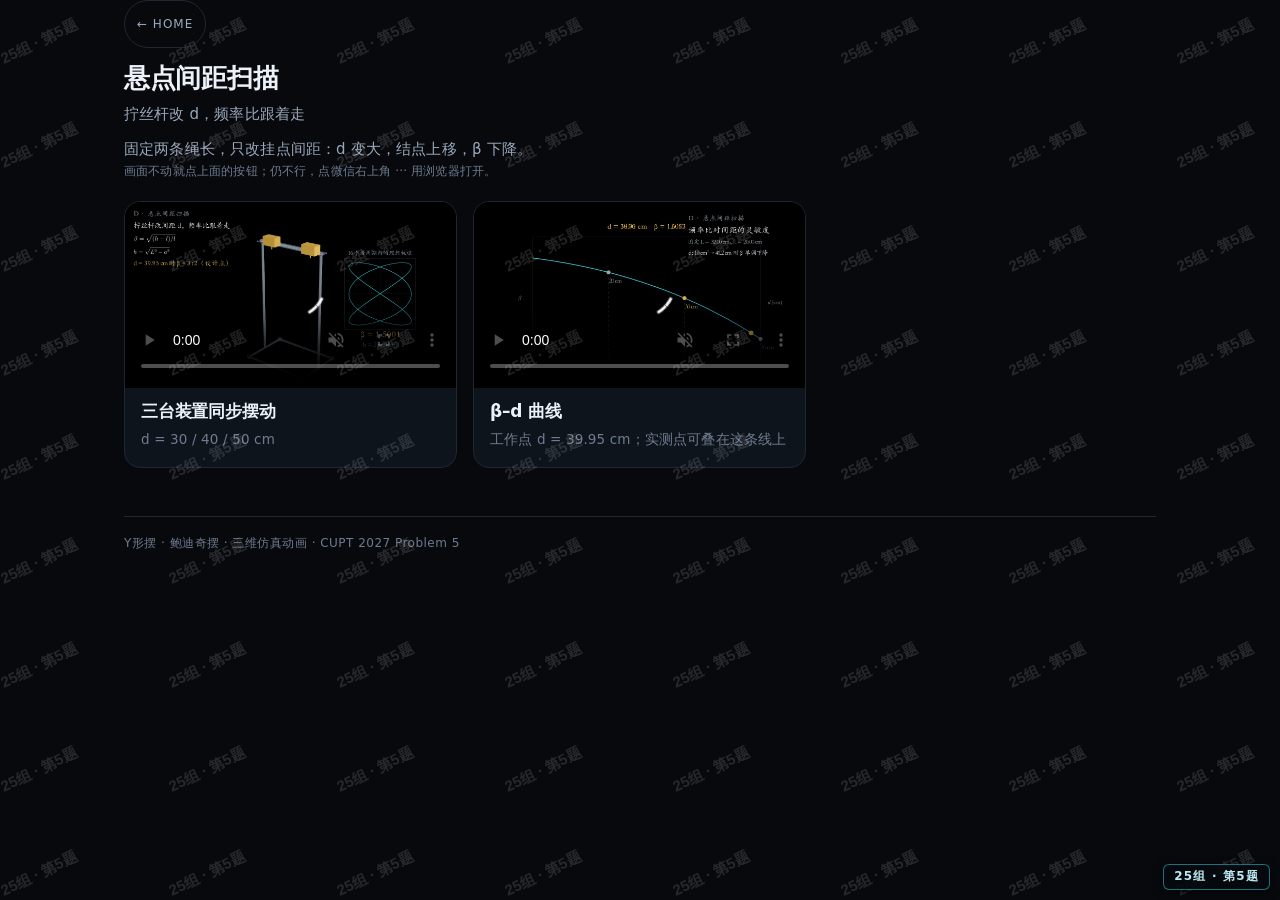
<file: g-D.html>
<!DOCTYPE html>
<html lang="zh-CN">
<head>
<meta charset="utf-8">
<meta name="viewport" content="width=device-width, initial-scale=1, viewport-fit=cover">
<meta name="color-scheme" content="dark">
<meta name="theme-color" content="#000000">
<meta name="robots" content="noindex, nofollow">
<title>悬点间距扫描 - Y形摆 · 鲍迪奇摆 · 三维仿真动画</title>
<link rel="icon" href="favicon.png" type="image/png">
<link rel="stylesheet" href="style.css">
</head>
<body>
<main class="wrap">
<nav class="topnav">
<a class="back" href="index.html">&#8592; HOME</a>
</nav>
<header class="page-head">
<h1>悬点间距扫描</h1>
<p class="sub">拧丝杆改 d，频率比跟着走</p>
<p class="intro">固定两条绳长，只改挂点间距：d 变大，结点上移，β 下降。</p>
<button class="playall" id="playall" type="button" hidden>TAP TO PLAY ALL / 全部播放</button>
<p class="fallback">画面不动就点上面的按钮；仍不行，点微信右上角 ··· 用浏览器打开。</p>
</header>
<section class="grid clips">
<article class="card clip-card">
  <div class="player">
    <video poster="video/d1_scan.jpg" muted loop controls playsinline webkit-playsinline x5-playsinline preload="none" data-src="video/d1_scan.mp4" aria-label="三台装置同步摆动"></video>
    <button class="playbtn" type="button" aria-label="Play" hidden><span aria-hidden="true">▶</span></button>
    <div class="placeholder">
      <p class="placeholder-label">MEDIA NOT FOUND</p>
      <p class="placeholder-note">d = 30 / 40 / 50 cm</p>
    </div>
  </div>
  <div class="clip-text">
    <h3>三台装置同步摆动</h3>
    <p>d = 30 / 40 / 50 cm</p>
  </div>
</article>
<article class="card clip-card">
  <div class="player">
    <video poster="video/d2_beta_curve.jpg" muted loop controls playsinline webkit-playsinline x5-playsinline preload="none" data-src="video/d2_beta_curve.mp4" aria-label="β–d 曲线"></video>
    <button class="playbtn" type="button" aria-label="Play" hidden><span aria-hidden="true">▶</span></button>
    <div class="placeholder">
      <p class="placeholder-label">MEDIA NOT FOUND</p>
      <p class="placeholder-note">工作点 d = 39.95 cm；实测点可叠在这条线上</p>
    </div>
  </div>
  <div class="clip-text">
    <h3>β–d 曲线</h3>
    <p>工作点 d = 39.95 cm；实测点可叠在这条线上</p>
  </div>
</article>
</section>
<footer class="site-footer"><p>Y形摆 · 鲍迪奇摆 · 三维仿真动画 &middot; CUPT 2027 Problem 5</p></footer>
</main>


<script>
(function () {
  "use strict";
  // 移动端一次只加载一段：WKWebView / X5 对并发视频有限制，
  // 一次挂 4~5 个 src 会让后几个直接失败。
  var wide = false;
  try { wide = window.matchMedia("(min-width: 721px)").matches; } catch (e) {}

  function attach(v) {
    if (!v.getAttribute("src") && v.dataset.src) {
      v.setAttribute("src", v.dataset.src);
      v.load();
    }
  }
  function play(v) {
    v.muted = true;
    v.loop = true;
    try {
      var pr = v.play();
      if (pr && typeof pr.catch === "function") { pr.catch(function () {}); }
    } catch (e) {}
  }
  function pauseOthers(keep) {
    document.querySelectorAll("video").forEach(function (v) {
      if (v !== keep) { try { v.pause(); } catch (e) {} }
    });
  }
  function showOverlay(card, on) {
    var b = card.querySelector(".playbtn");
    if (b) { b.hidden = !on; }
  }
  function markBad(card, text) {
    var lab = card.querySelector(".placeholder-label");
    if (lab) { lab.textContent = text; }
    card.classList.add("missing");
  }

  var cards = document.querySelectorAll(".card");
  cards.forEach(function (card, idx) {
    var video = card.querySelector("video");
    if (!video) { return; }
    var tries = 0;

    function fail() {
      // 先重试；两次都失败再判断到底是不是"文件不存在"
      if (tries < 2) {
        tries += 1;
        window.setTimeout(function () {
          video.removeAttribute("src");
          attach(video);
          play(video);
        }, 700 * tries);
        return;
      }
      var src = video.dataset.src || "";
      if (!src) { markBad(card, "MEDIA NOT FOUND"); return; }
      fetch(src, { method: "HEAD" }).then(function (r) {
        markBad(card, r.ok ? "加载失败 · 点我看重试" : "MEDIA NOT FOUND");
      }).catch(function () {
        markBad(card, "加载失败 · 点我看重试");
      });
    }

    video.addEventListener("error", fail);
    // 点占位块 = 重试
    var ph = card.querySelector(".placeholder");
    if (ph) {
      ph.addEventListener("click", function () {
        card.classList.remove("missing");
        tries = 0;
        video.removeAttribute("src");
        attach(video);
        play(video);
      });
    }
    // 点播放按钮 = 播这一段，其余暂停
    var btn = card.querySelector(".playbtn");
    if (btn) {
      btn.addEventListener("click", function (ev) {
        ev.preventDefault();
        ev.stopPropagation();
        pauseOthers(video);
        attach(video);
        play(video);
        showOverlay(card, false);
      });
    }
    video.addEventListener("playing", function () { showOverlay(card, false); });
    // 还没挂 src 时原生控件是死的，整块画面点一下就该开始播
    video.addEventListener("click", function (ev) {
      if (video.getAttribute("src")) { return; }
      ev.preventDefault();
      pauseOthers(video);
      attach(video);
      play(video);
      showOverlay(card, false);
    });

    if (wide || idx === 0) {
      video.autoplay = true;      // 宽屏走原生自动播放，比脚本 play() 稳
      attach(video);
      play(video);
    } else {
      showOverlay(card, true);
    }
  });

  // 兜底：微信/X5 拦自动播放时，一次点击把能播的都开起来
  function playAll() {
    document.querySelectorAll(".card").forEach(function (card, idx) {
      var v = card.querySelector("video");
      if (!v) { return; }
      if (!wide && idx > 0) { pauseOthers(v); }
      v.autoplay = true;
      attach(v);
      play(v);
      showOverlay(card, false);
    });
  }
  var allBtn = document.getElementById("playall");
  if (allBtn) {
    if (!wide) { allBtn.hidden = false; }
    allBtn.addEventListener("click", function () {
      playAll();
      allBtn.classList.add("done");
    });
  }

  // 只检查"一个都没播起来"，不再用 readyState 判缺失
  window.setTimeout(function () {
    var paused = 0, total = 0;
    document.querySelectorAll("video").forEach(function (v) {
      total += 1;
      if (v.paused) { paused += 1; }
    });
    if (allBtn && total > 0 && paused === total) { allBtn.hidden = false; }
  }, 3000);
})();
</script>
<div class="wm-layer" aria-hidden="true"></div><div class="wm-tag">25组 · 第5题</div>
</body>
</html>
</file>
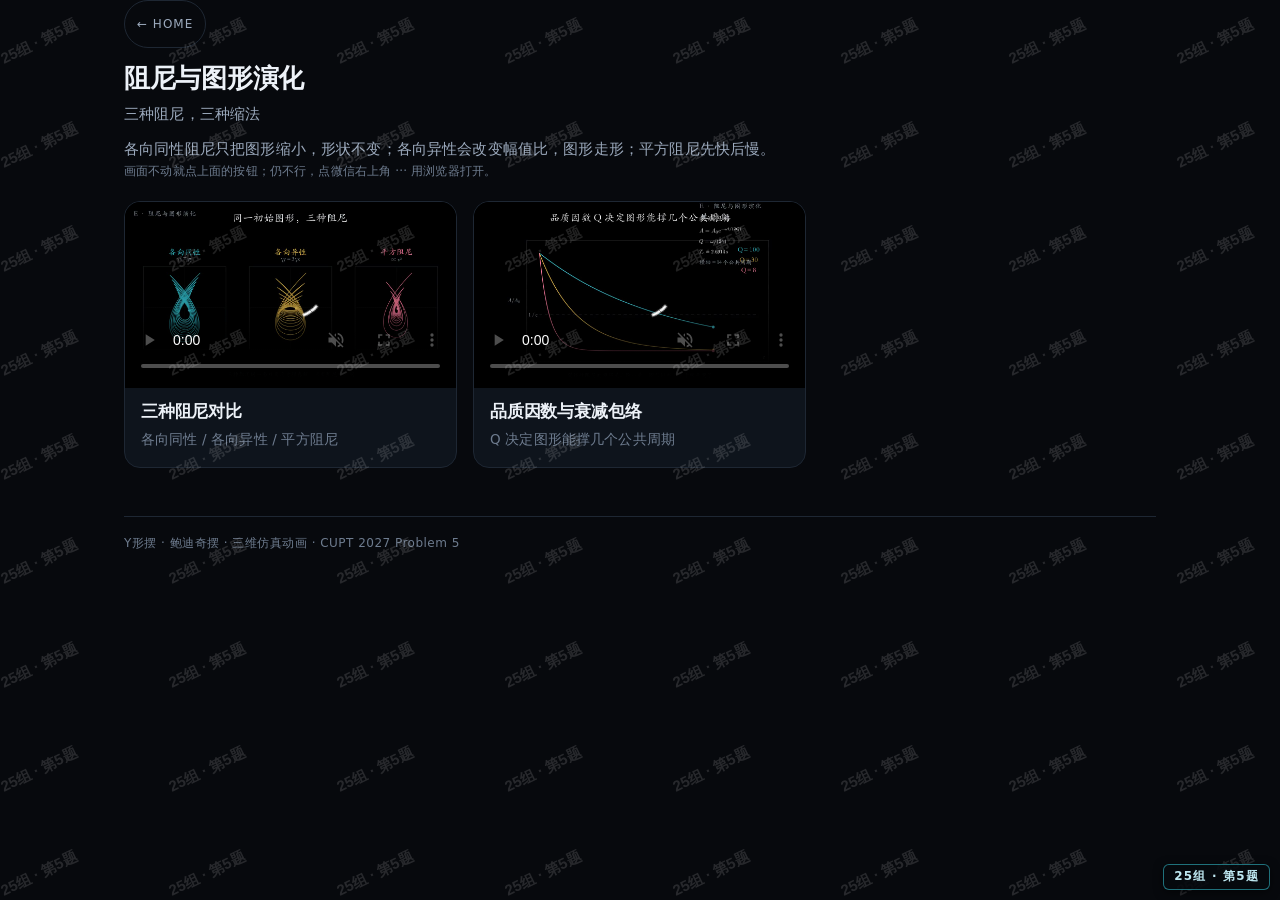
<file: g-E.html>
<!DOCTYPE html>
<html lang="zh-CN">
<head>
<meta charset="utf-8">
<meta name="viewport" content="width=device-width, initial-scale=1, viewport-fit=cover">
<meta name="color-scheme" content="dark">
<meta name="theme-color" content="#000000">
<meta name="robots" content="noindex, nofollow">
<title>阻尼与图形演化 - Y形摆 · 鲍迪奇摆 · 三维仿真动画</title>
<link rel="icon" href="favicon.png" type="image/png">
<link rel="stylesheet" href="style.css">
</head>
<body>
<main class="wrap">
<nav class="topnav">
<a class="back" href="index.html">&#8592; HOME</a>
</nav>
<header class="page-head">
<h1>阻尼与图形演化</h1>
<p class="sub">三种阻尼，三种缩法</p>
<p class="intro">各向同性阻尼只把图形缩小，形状不变；各向异性会改变幅值比，图形走形；平方阻尼先快后慢。</p>
<button class="playall" id="playall" type="button" hidden>TAP TO PLAY ALL / 全部播放</button>
<p class="fallback">画面不动就点上面的按钮；仍不行，点微信右上角 ··· 用浏览器打开。</p>
</header>
<section class="grid clips">
<article class="card clip-card">
  <div class="player">
    <video poster="video/e1_damping.jpg" muted loop controls playsinline webkit-playsinline x5-playsinline preload="none" data-src="video/e1_damping.mp4" aria-label="三种阻尼对比"></video>
    <button class="playbtn" type="button" aria-label="Play" hidden><span aria-hidden="true">▶</span></button>
    <div class="placeholder">
      <p class="placeholder-label">MEDIA NOT FOUND</p>
      <p class="placeholder-note">各向同性 / 各向异性 / 平方阻尼</p>
    </div>
  </div>
  <div class="clip-text">
    <h3>三种阻尼对比</h3>
    <p>各向同性 / 各向异性 / 平方阻尼</p>
  </div>
</article>
<article class="card clip-card">
  <div class="player">
    <video poster="video/e2_qfactor.jpg" muted loop controls playsinline webkit-playsinline x5-playsinline preload="none" data-src="video/e2_qfactor.mp4" aria-label="品质因数与衰减包络"></video>
    <button class="playbtn" type="button" aria-label="Play" hidden><span aria-hidden="true">▶</span></button>
    <div class="placeholder">
      <p class="placeholder-label">MEDIA NOT FOUND</p>
      <p class="placeholder-note">Q 决定图形能撑几个公共周期</p>
    </div>
  </div>
  <div class="clip-text">
    <h3>品质因数与衰减包络</h3>
    <p>Q 决定图形能撑几个公共周期</p>
  </div>
</article>
</section>
<footer class="site-footer"><p>Y形摆 · 鲍迪奇摆 · 三维仿真动画 &middot; CUPT 2027 Problem 5</p></footer>
</main>


<script>
(function () {
  "use strict";
  // 移动端一次只加载一段：WKWebView / X5 对并发视频有限制，
  // 一次挂 4~5 个 src 会让后几个直接失败。
  var wide = false;
  try { wide = window.matchMedia("(min-width: 721px)").matches; } catch (e) {}

  function attach(v) {
    if (!v.getAttribute("src") && v.dataset.src) {
      v.setAttribute("src", v.dataset.src);
      v.load();
    }
  }
  function play(v) {
    v.muted = true;
    v.loop = true;
    try {
      var pr = v.play();
      if (pr && typeof pr.catch === "function") { pr.catch(function () {}); }
    } catch (e) {}
  }
  function pauseOthers(keep) {
    document.querySelectorAll("video").forEach(function (v) {
      if (v !== keep) { try { v.pause(); } catch (e) {} }
    });
  }
  function showOverlay(card, on) {
    var b = card.querySelector(".playbtn");
    if (b) { b.hidden = !on; }
  }
  function markBad(card, text) {
    var lab = card.querySelector(".placeholder-label");
    if (lab) { lab.textContent = text; }
    card.classList.add("missing");
  }

  var cards = document.querySelectorAll(".card");
  cards.forEach(function (card, idx) {
    var video = card.querySelector("video");
    if (!video) { return; }
    var tries = 0;

    function fail() {
      // 先重试；两次都失败再判断到底是不是"文件不存在"
      if (tries < 2) {
        tries += 1;
        window.setTimeout(function () {
          video.removeAttribute("src");
          attach(video);
          play(video);
        }, 700 * tries);
        return;
      }
      var src = video.dataset.src || "";
      if (!src) { markBad(card, "MEDIA NOT FOUND"); return; }
      fetch(src, { method: "HEAD" }).then(function (r) {
        markBad(card, r.ok ? "加载失败 · 点我看重试" : "MEDIA NOT FOUND");
      }).catch(function () {
        markBad(card, "加载失败 · 点我看重试");
      });
    }

    video.addEventListener("error", fail);
    // 点占位块 = 重试
    var ph = card.querySelector(".placeholder");
    if (ph) {
      ph.addEventListener("click", function () {
        card.classList.remove("missing");
        tries = 0;
        video.removeAttribute("src");
        attach(video);
        play(video);
      });
    }
    // 点播放按钮 = 播这一段，其余暂停
    var btn = card.querySelector(".playbtn");
    if (btn) {
      btn.addEventListener("click", function (ev) {
        ev.preventDefault();
        ev.stopPropagation();
        pauseOthers(video);
        attach(video);
        play(video);
        showOverlay(card, false);
      });
    }
    video.addEventListener("playing", function () { showOverlay(card, false); });
    // 还没挂 src 时原生控件是死的，整块画面点一下就该开始播
    video.addEventListener("click", function (ev) {
      if (video.getAttribute("src")) { return; }
      ev.preventDefault();
      pauseOthers(video);
      attach(video);
      play(video);
      showOverlay(card, false);
    });

    if (wide || idx === 0) {
      video.autoplay = true;      // 宽屏走原生自动播放，比脚本 play() 稳
      attach(video);
      play(video);
    } else {
      showOverlay(card, true);
    }
  });

  // 兜底：微信/X5 拦自动播放时，一次点击把能播的都开起来
  function playAll() {
    document.querySelectorAll(".card").forEach(function (card, idx) {
      var v = card.querySelector("video");
      if (!v) { return; }
      if (!wide && idx > 0) { pauseOthers(v); }
      v.autoplay = true;
      attach(v);
      play(v);
      showOverlay(card, false);
    });
  }
  var allBtn = document.getElementById("playall");
  if (allBtn) {
    if (!wide) { allBtn.hidden = false; }
    allBtn.addEventListener("click", function () {
      playAll();
      allBtn.classList.add("done");
    });
  }

  // 只检查"一个都没播起来"，不再用 readyState 判缺失
  window.setTimeout(function () {
    var paused = 0, total = 0;
    document.querySelectorAll("video").forEach(function (v) {
      total += 1;
      if (v.paused) { paused += 1; }
    });
    if (allBtn && total > 0 && paused === total) { allBtn.hidden = false; }
  }, 3000);
})();
</script>
<div class="wm-layer" aria-hidden="true"></div><div class="wm-tag">25组 · 第5题</div>
</body>
</html>
</file>
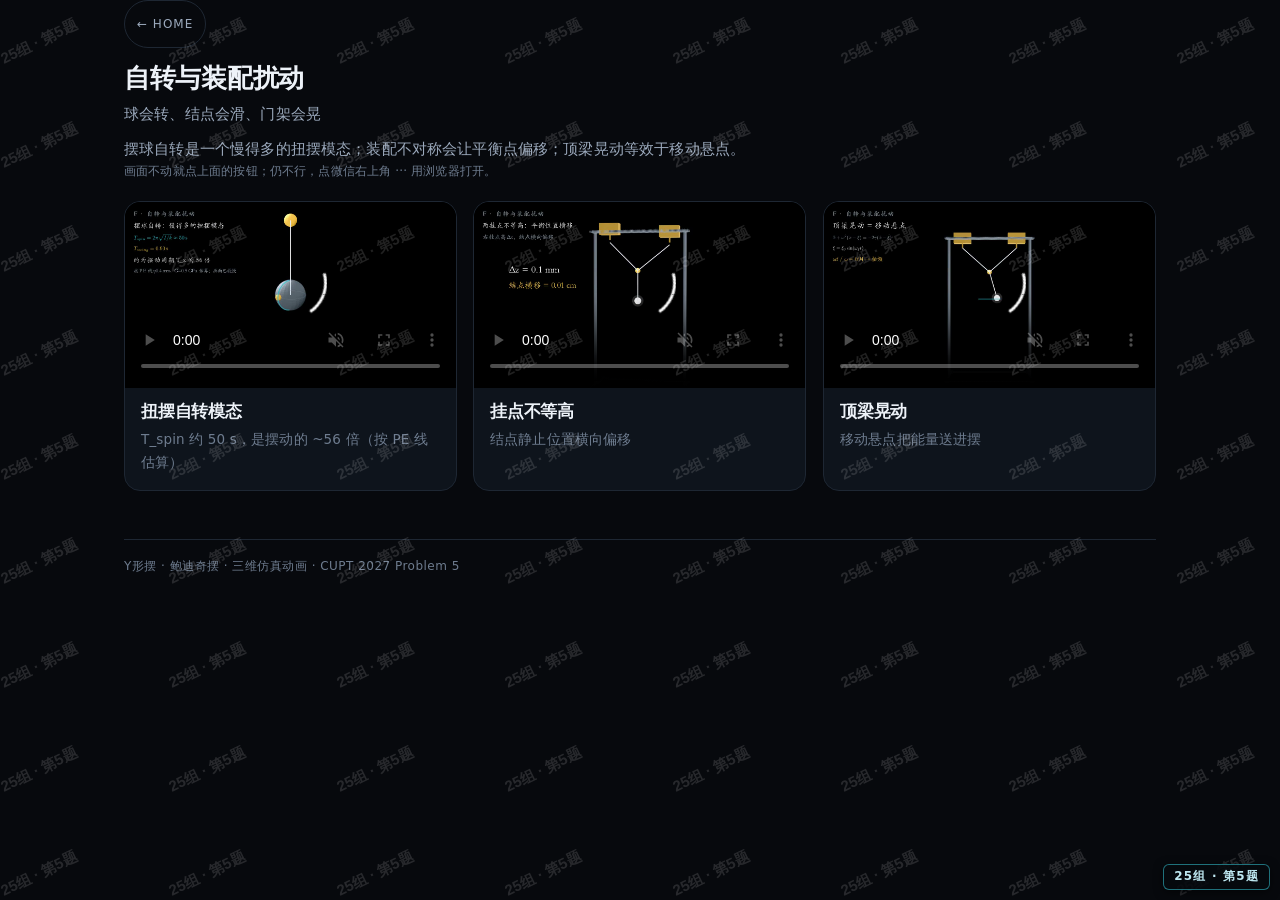
<file: g-F.html>
<!DOCTYPE html>
<html lang="zh-CN">
<head>
<meta charset="utf-8">
<meta name="viewport" content="width=device-width, initial-scale=1, viewport-fit=cover">
<meta name="color-scheme" content="dark">
<meta name="theme-color" content="#000000">
<meta name="robots" content="noindex, nofollow">
<title>自转与装配扰动 - Y形摆 · 鲍迪奇摆 · 三维仿真动画</title>
<link rel="icon" href="favicon.png" type="image/png">
<link rel="stylesheet" href="style.css">
</head>
<body>
<main class="wrap">
<nav class="topnav">
<a class="back" href="index.html">&#8592; HOME</a>
</nav>
<header class="page-head">
<h1>自转与装配扰动</h1>
<p class="sub">球会转、结点会滑、门架会晃</p>
<p class="intro">摆球自转是一个慢得多的扭摆模态；装配不对称会让平衡点偏移；顶梁晃动等效于移动悬点。</p>
<button class="playall" id="playall" type="button" hidden>TAP TO PLAY ALL / 全部播放</button>
<p class="fallback">画面不动就点上面的按钮；仍不行，点微信右上角 ··· 用浏览器打开。</p>
</header>
<section class="grid clips">
<article class="card clip-card">
  <div class="player">
    <video poster="video/f1_spin.jpg" muted loop controls playsinline webkit-playsinline x5-playsinline preload="none" data-src="video/f1_spin.mp4" aria-label="扭摆自转模态"></video>
    <button class="playbtn" type="button" aria-label="Play" hidden><span aria-hidden="true">▶</span></button>
    <div class="placeholder">
      <p class="placeholder-label">MEDIA NOT FOUND</p>
      <p class="placeholder-note">T_spin 约 50 s，是摆动的 ~56 倍（按 PE 线估算）</p>
    </div>
  </div>
  <div class="clip-text">
    <h3>扭摆自转模态</h3>
    <p>T_spin 约 50 s，是摆动的 ~56 倍（按 PE 线估算）</p>
  </div>
</article>
<article class="card clip-card">
  <div class="player">
    <video poster="video/f2_asym.jpg" muted loop controls playsinline webkit-playsinline x5-playsinline preload="none" data-src="video/f2_asym.mp4" aria-label="挂点不等高"></video>
    <button class="playbtn" type="button" aria-label="Play" hidden><span aria-hidden="true">▶</span></button>
    <div class="placeholder">
      <p class="placeholder-label">MEDIA NOT FOUND</p>
      <p class="placeholder-note">结点静止位置横向偏移</p>
    </div>
  </div>
  <div class="clip-text">
    <h3>挂点不等高</h3>
    <p>结点静止位置横向偏移</p>
  </div>
</article>
<article class="card clip-card">
  <div class="player">
    <video poster="video/f3_frame.jpg" muted loop controls playsinline webkit-playsinline x5-playsinline preload="none" data-src="video/f3_frame.mp4" aria-label="顶梁晃动"></video>
    <button class="playbtn" type="button" aria-label="Play" hidden><span aria-hidden="true">▶</span></button>
    <div class="placeholder">
      <p class="placeholder-label">MEDIA NOT FOUND</p>
      <p class="placeholder-note">移动悬点把能量送进摆</p>
    </div>
  </div>
  <div class="clip-text">
    <h3>顶梁晃动</h3>
    <p>移动悬点把能量送进摆</p>
  </div>
</article>
</section>
<footer class="site-footer"><p>Y形摆 · 鲍迪奇摆 · 三维仿真动画 &middot; CUPT 2027 Problem 5</p></footer>
</main>


<script>
(function () {
  "use strict";
  // 移动端一次只加载一段：WKWebView / X5 对并发视频有限制，
  // 一次挂 4~5 个 src 会让后几个直接失败。
  var wide = false;
  try { wide = window.matchMedia("(min-width: 721px)").matches; } catch (e) {}

  function attach(v) {
    if (!v.getAttribute("src") && v.dataset.src) {
      v.setAttribute("src", v.dataset.src);
      v.load();
    }
  }
  function play(v) {
    v.muted = true;
    v.loop = true;
    try {
      var pr = v.play();
      if (pr && typeof pr.catch === "function") { pr.catch(function () {}); }
    } catch (e) {}
  }
  function pauseOthers(keep) {
    document.querySelectorAll("video").forEach(function (v) {
      if (v !== keep) { try { v.pause(); } catch (e) {} }
    });
  }
  function showOverlay(card, on) {
    var b = card.querySelector(".playbtn");
    if (b) { b.hidden = !on; }
  }
  function markBad(card, text) {
    var lab = card.querySelector(".placeholder-label");
    if (lab) { lab.textContent = text; }
    card.classList.add("missing");
  }

  var cards = document.querySelectorAll(".card");
  cards.forEach(function (card, idx) {
    var video = card.querySelector("video");
    if (!video) { return; }
    var tries = 0;

    function fail() {
      // 先重试；两次都失败再判断到底是不是"文件不存在"
      if (tries < 2) {
        tries += 1;
        window.setTimeout(function () {
          video.removeAttribute("src");
          attach(video);
          play(video);
        }, 700 * tries);
        return;
      }
      var src = video.dataset.src || "";
      if (!src) { markBad(card, "MEDIA NOT FOUND"); return; }
      fetch(src, { method: "HEAD" }).then(function (r) {
        markBad(card, r.ok ? "加载失败 · 点我看重试" : "MEDIA NOT FOUND");
      }).catch(function () {
        markBad(card, "加载失败 · 点我看重试");
      });
    }

    video.addEventListener("error", fail);
    // 点占位块 = 重试
    var ph = card.querySelector(".placeholder");
    if (ph) {
      ph.addEventListener("click", function () {
        card.classList.remove("missing");
        tries = 0;
        video.removeAttribute("src");
        attach(video);
        play(video);
      });
    }
    // 点播放按钮 = 播这一段，其余暂停
    var btn = card.querySelector(".playbtn");
    if (btn) {
      btn.addEventListener("click", function (ev) {
        ev.preventDefault();
        ev.stopPropagation();
        pauseOthers(video);
        attach(video);
        play(video);
        showOverlay(card, false);
      });
    }
    video.addEventListener("playing", function () { showOverlay(card, false); });
    // 还没挂 src 时原生控件是死的，整块画面点一下就该开始播
    video.addEventListener("click", function (ev) {
      if (video.getAttribute("src")) { return; }
      ev.preventDefault();
      pauseOthers(video);
      attach(video);
      play(video);
      showOverlay(card, false);
    });

    if (wide || idx === 0) {
      video.autoplay = true;      // 宽屏走原生自动播放，比脚本 play() 稳
      attach(video);
      play(video);
    } else {
      showOverlay(card, true);
    }
  });

  // 兜底：微信/X5 拦自动播放时，一次点击把能播的都开起来
  function playAll() {
    document.querySelectorAll(".card").forEach(function (card, idx) {
      var v = card.querySelector("video");
      if (!v) { return; }
      if (!wide && idx > 0) { pauseOthers(v); }
      v.autoplay = true;
      attach(v);
      play(v);
      showOverlay(card, false);
    });
  }
  var allBtn = document.getElementById("playall");
  if (allBtn) {
    if (!wide) { allBtn.hidden = false; }
    allBtn.addEventListener("click", function () {
      playAll();
      allBtn.classList.add("done");
    });
  }

  // 只检查"一个都没播起来"，不再用 readyState 判缺失
  window.setTimeout(function () {
    var paused = 0, total = 0;
    document.querySelectorAll("video").forEach(function (v) {
      total += 1;
      if (v.paused) { paused += 1; }
    });
    if (allBtn && total > 0 && paused === total) { allBtn.hidden = false; }
  }, 3000);
})();
</script>
<div class="wm-layer" aria-hidden="true"></div><div class="wm-tag">25组 · 第5题</div>
</body>
</html>
</file>
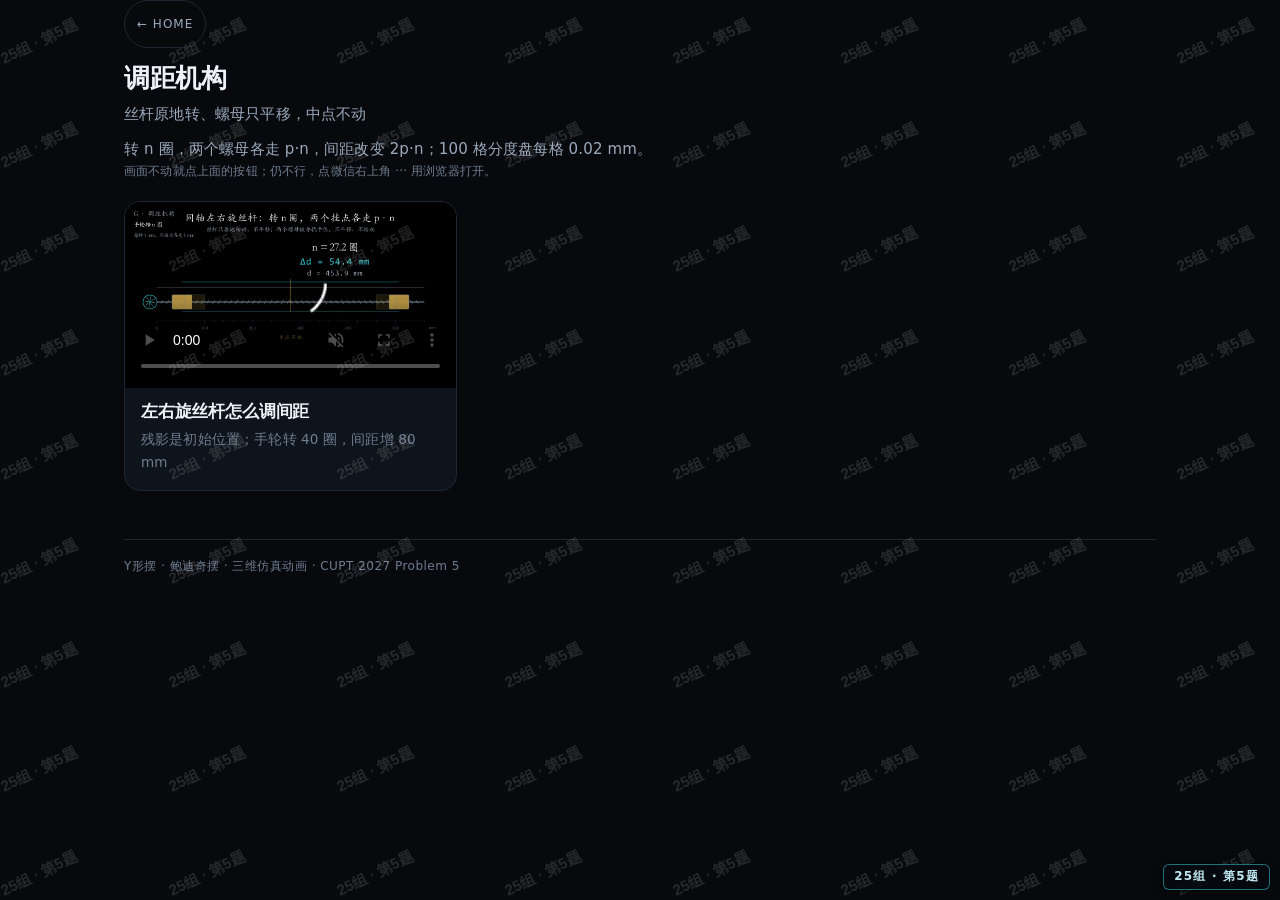
<file: g-G.html>
<!DOCTYPE html>
<html lang="zh-CN">
<head>
<meta charset="utf-8">
<meta name="viewport" content="width=device-width, initial-scale=1, viewport-fit=cover">
<meta name="color-scheme" content="dark">
<meta name="theme-color" content="#000000">
<meta name="robots" content="noindex, nofollow">
<title>调距机构 - Y形摆 · 鲍迪奇摆 · 三维仿真动画</title>
<link rel="icon" href="favicon.png" type="image/png">
<link rel="stylesheet" href="style.css">
</head>
<body>
<main class="wrap">
<nav class="topnav">
<a class="back" href="index.html">&#8592; HOME</a>
</nav>
<header class="page-head">
<h1>调距机构</h1>
<p class="sub">丝杆原地转、螺母只平移，中点不动</p>
<p class="intro">转 n 圈，两个螺母各走 p·n，间距改变 2p·n；100 格分度盘每格 0.02 mm。</p>
<button class="playall" id="playall" type="button" hidden>TAP TO PLAY ALL / 全部播放</button>
<p class="fallback">画面不动就点上面的按钮；仍不行，点微信右上角 ··· 用浏览器打开。</p>
</header>
<section class="grid clips">
<article class="card clip-card">
  <div class="player">
    <video poster="video/g1_leadscrew.jpg" muted loop controls playsinline webkit-playsinline x5-playsinline preload="none" data-src="video/g1_leadscrew.mp4" aria-label="左右旋丝杆怎么调间距"></video>
    <button class="playbtn" type="button" aria-label="Play" hidden><span aria-hidden="true">▶</span></button>
    <div class="placeholder">
      <p class="placeholder-label">MEDIA NOT FOUND</p>
      <p class="placeholder-note">残影是初始位置；手轮转 40 圈，间距增 80 mm</p>
    </div>
  </div>
  <div class="clip-text">
    <h3>左右旋丝杆怎么调间距</h3>
    <p>残影是初始位置；手轮转 40 圈，间距增 80 mm</p>
  </div>
</article>
</section>
<footer class="site-footer"><p>Y形摆 · 鲍迪奇摆 · 三维仿真动画 &middot; CUPT 2027 Problem 5</p></footer>
</main>


<script>
(function () {
  "use strict";
  // 移动端一次只加载一段：WKWebView / X5 对并发视频有限制，
  // 一次挂 4~5 个 src 会让后几个直接失败。
  var wide = false;
  try { wide = window.matchMedia("(min-width: 721px)").matches; } catch (e) {}

  function attach(v) {
    if (!v.getAttribute("src") && v.dataset.src) {
      v.setAttribute("src", v.dataset.src);
      v.load();
    }
  }
  function play(v) {
    v.muted = true;
    v.loop = true;
    try {
      var pr = v.play();
      if (pr && typeof pr.catch === "function") { pr.catch(function () {}); }
    } catch (e) {}
  }
  function pauseOthers(keep) {
    document.querySelectorAll("video").forEach(function (v) {
      if (v !== keep) { try { v.pause(); } catch (e) {} }
    });
  }
  function showOverlay(card, on) {
    var b = card.querySelector(".playbtn");
    if (b) { b.hidden = !on; }
  }
  function markBad(card, text) {
    var lab = card.querySelector(".placeholder-label");
    if (lab) { lab.textContent = text; }
    card.classList.add("missing");
  }

  var cards = document.querySelectorAll(".card");
  cards.forEach(function (card, idx) {
    var video = card.querySelector("video");
    if (!video) { return; }
    var tries = 0;

    function fail() {
      // 先重试；两次都失败再判断到底是不是"文件不存在"
      if (tries < 2) {
        tries += 1;
        window.setTimeout(function () {
          video.removeAttribute("src");
          attach(video);
          play(video);
        }, 700 * tries);
        return;
      }
      var src = video.dataset.src || "";
      if (!src) { markBad(card, "MEDIA NOT FOUND"); return; }
      fetch(src, { method: "HEAD" }).then(function (r) {
        markBad(card, r.ok ? "加载失败 · 点我看重试" : "MEDIA NOT FOUND");
      }).catch(function () {
        markBad(card, "加载失败 · 点我看重试");
      });
    }

    video.addEventListener("error", fail);
    // 点占位块 = 重试
    var ph = card.querySelector(".placeholder");
    if (ph) {
      ph.addEventListener("click", function () {
        card.classList.remove("missing");
        tries = 0;
        video.removeAttribute("src");
        attach(video);
        play(video);
      });
    }
    // 点播放按钮 = 播这一段，其余暂停
    var btn = card.querySelector(".playbtn");
    if (btn) {
      btn.addEventListener("click", function (ev) {
        ev.preventDefault();
        ev.stopPropagation();
        pauseOthers(video);
        attach(video);
        play(video);
        showOverlay(card, false);
      });
    }
    video.addEventListener("playing", function () { showOverlay(card, false); });
    // 还没挂 src 时原生控件是死的，整块画面点一下就该开始播
    video.addEventListener("click", function (ev) {
      if (video.getAttribute("src")) { return; }
      ev.preventDefault();
      pauseOthers(video);
      attach(video);
      play(video);
      showOverlay(card, false);
    });

    if (wide || idx === 0) {
      video.autoplay = true;      // 宽屏走原生自动播放，比脚本 play() 稳
      attach(video);
      play(video);
    } else {
      showOverlay(card, true);
    }
  });

  // 兜底：微信/X5 拦自动播放时，一次点击把能播的都开起来
  function playAll() {
    document.querySelectorAll(".card").forEach(function (card, idx) {
      var v = card.querySelector("video");
      if (!v) { return; }
      if (!wide && idx > 0) { pauseOthers(v); }
      v.autoplay = true;
      attach(v);
      play(v);
      showOverlay(card, false);
    });
  }
  var allBtn = document.getElementById("playall");
  if (allBtn) {
    if (!wide) { allBtn.hidden = false; }
    allBtn.addEventListener("click", function () {
      playAll();
      allBtn.classList.add("done");
    });
  }

  // 只检查"一个都没播起来"，不再用 readyState 判缺失
  window.setTimeout(function () {
    var paused = 0, total = 0;
    document.querySelectorAll("video").forEach(function (v) {
      total += 1;
      if (v.paused) { paused += 1; }
    });
    if (allBtn && total > 0 && paused === total) { allBtn.hidden = false; }
  }, 3000);
})();
</script>
<div class="wm-layer" aria-hidden="true"></div><div class="wm-tag">25组 · 第5题</div>
</body>
</html>
</file>
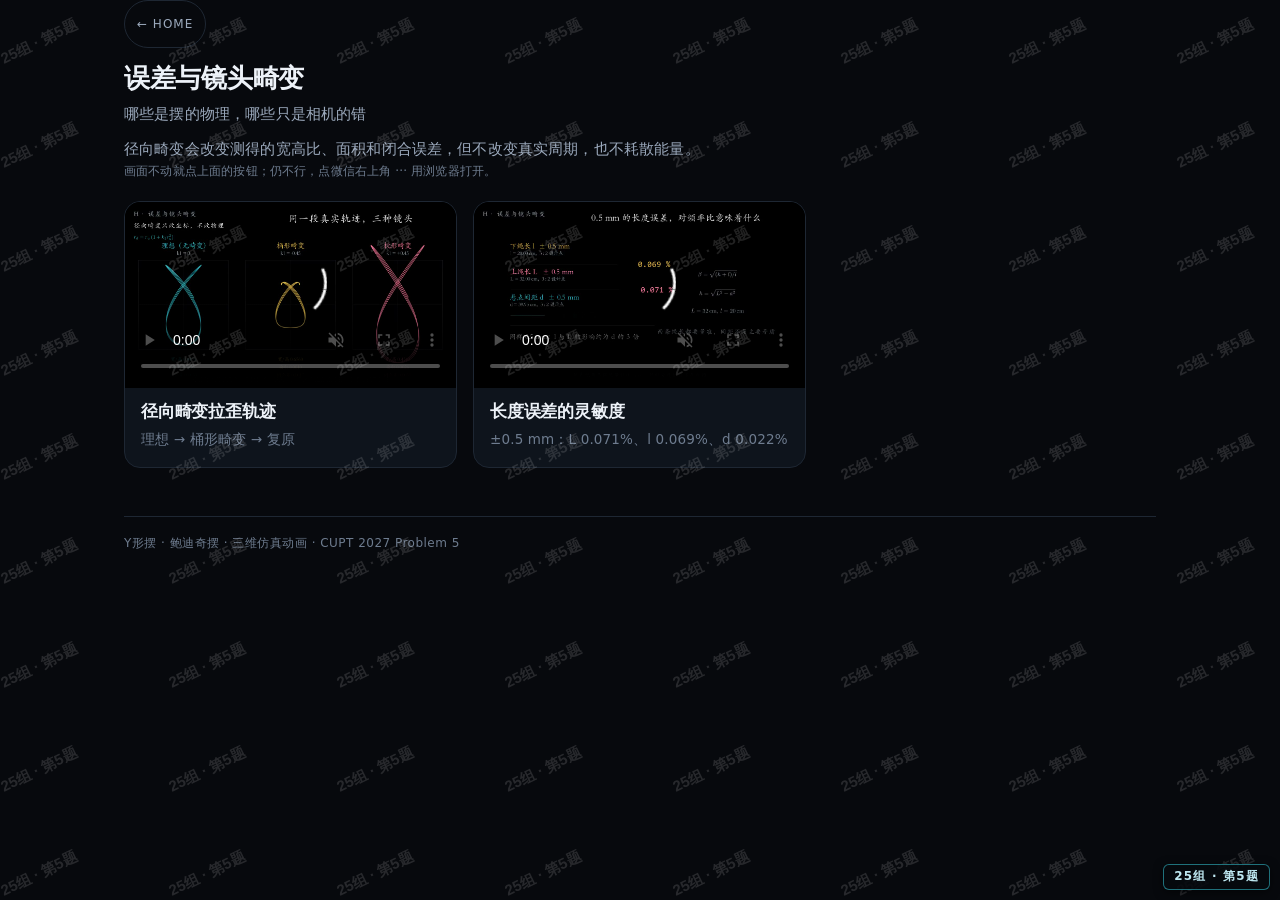
<file: g-H.html>
<!DOCTYPE html>
<html lang="zh-CN">
<head>
<meta charset="utf-8">
<meta name="viewport" content="width=device-width, initial-scale=1, viewport-fit=cover">
<meta name="color-scheme" content="dark">
<meta name="theme-color" content="#000000">
<meta name="robots" content="noindex, nofollow">
<title>误差与镜头畸变 - Y形摆 · 鲍迪奇摆 · 三维仿真动画</title>
<link rel="icon" href="favicon.png" type="image/png">
<link rel="stylesheet" href="style.css">
</head>
<body>
<main class="wrap">
<nav class="topnav">
<a class="back" href="index.html">&#8592; HOME</a>
</nav>
<header class="page-head">
<h1>误差与镜头畸变</h1>
<p class="sub">哪些是摆的物理，哪些只是相机的错</p>
<p class="intro">径向畸变会改变测得的宽高比、面积和闭合误差，但不改变真实周期，也不耗散能量。</p>
<button class="playall" id="playall" type="button" hidden>TAP TO PLAY ALL / 全部播放</button>
<p class="fallback">画面不动就点上面的按钮；仍不行，点微信右上角 ··· 用浏览器打开。</p>
</header>
<section class="grid clips">
<article class="card clip-card">
  <div class="player">
    <video poster="video/h1_distortion.jpg" muted loop controls playsinline webkit-playsinline x5-playsinline preload="none" data-src="video/h1_distortion.mp4" aria-label="径向畸变拉歪轨迹"></video>
    <button class="playbtn" type="button" aria-label="Play" hidden><span aria-hidden="true">▶</span></button>
    <div class="placeholder">
      <p class="placeholder-label">MEDIA NOT FOUND</p>
      <p class="placeholder-note">理想 → 桶形畸变 → 复原</p>
    </div>
  </div>
  <div class="clip-text">
    <h3>径向畸变拉歪轨迹</h3>
    <p>理想 → 桶形畸变 → 复原</p>
  </div>
</article>
<article class="card clip-card">
  <div class="player">
    <video poster="video/h2_sensitivity.jpg" muted loop controls playsinline webkit-playsinline x5-playsinline preload="none" data-src="video/h2_sensitivity.mp4" aria-label="长度误差的灵敏度"></video>
    <button class="playbtn" type="button" aria-label="Play" hidden><span aria-hidden="true">▶</span></button>
    <div class="placeholder">
      <p class="placeholder-label">MEDIA NOT FOUND</p>
      <p class="placeholder-note">±0.5 mm：L 0.071%、l 0.069%、d 0.022%</p>
    </div>
  </div>
  <div class="clip-text">
    <h3>长度误差的灵敏度</h3>
    <p>±0.5 mm：L 0.071%、l 0.069%、d 0.022%</p>
  </div>
</article>
</section>
<footer class="site-footer"><p>Y形摆 · 鲍迪奇摆 · 三维仿真动画 &middot; CUPT 2027 Problem 5</p></footer>
</main>


<script>
(function () {
  "use strict";
  // 移动端一次只加载一段：WKWebView / X5 对并发视频有限制，
  // 一次挂 4~5 个 src 会让后几个直接失败。
  var wide = false;
  try { wide = window.matchMedia("(min-width: 721px)").matches; } catch (e) {}

  function attach(v) {
    if (!v.getAttribute("src") && v.dataset.src) {
      v.setAttribute("src", v.dataset.src);
      v.load();
    }
  }
  function play(v) {
    v.muted = true;
    v.loop = true;
    try {
      var pr = v.play();
      if (pr && typeof pr.catch === "function") { pr.catch(function () {}); }
    } catch (e) {}
  }
  function pauseOthers(keep) {
    document.querySelectorAll("video").forEach(function (v) {
      if (v !== keep) { try { v.pause(); } catch (e) {} }
    });
  }
  function showOverlay(card, on) {
    var b = card.querySelector(".playbtn");
    if (b) { b.hidden = !on; }
  }
  function markBad(card, text) {
    var lab = card.querySelector(".placeholder-label");
    if (lab) { lab.textContent = text; }
    card.classList.add("missing");
  }

  var cards = document.querySelectorAll(".card");
  cards.forEach(function (card, idx) {
    var video = card.querySelector("video");
    if (!video) { return; }
    var tries = 0;

    function fail() {
      // 先重试；两次都失败再判断到底是不是"文件不存在"
      if (tries < 2) {
        tries += 1;
        window.setTimeout(function () {
          video.removeAttribute("src");
          attach(video);
          play(video);
        }, 700 * tries);
        return;
      }
      var src = video.dataset.src || "";
      if (!src) { markBad(card, "MEDIA NOT FOUND"); return; }
      fetch(src, { method: "HEAD" }).then(function (r) {
        markBad(card, r.ok ? "加载失败 · 点我看重试" : "MEDIA NOT FOUND");
      }).catch(function () {
        markBad(card, "加载失败 · 点我看重试");
      });
    }

    video.addEventListener("error", fail);
    // 点占位块 = 重试
    var ph = card.querySelector(".placeholder");
    if (ph) {
      ph.addEventListener("click", function () {
        card.classList.remove("missing");
        tries = 0;
        video.removeAttribute("src");
        attach(video);
        play(video);
      });
    }
    // 点播放按钮 = 播这一段，其余暂停
    var btn = card.querySelector(".playbtn");
    if (btn) {
      btn.addEventListener("click", function (ev) {
        ev.preventDefault();
        ev.stopPropagation();
        pauseOthers(video);
        attach(video);
        play(video);
        showOverlay(card, false);
      });
    }
    video.addEventListener("playing", function () { showOverlay(card, false); });
    // 还没挂 src 时原生控件是死的，整块画面点一下就该开始播
    video.addEventListener("click", function (ev) {
      if (video.getAttribute("src")) { return; }
      ev.preventDefault();
      pauseOthers(video);
      attach(video);
      play(video);
      showOverlay(card, false);
    });

    if (wide || idx === 0) {
      video.autoplay = true;      // 宽屏走原生自动播放，比脚本 play() 稳
      attach(video);
      play(video);
    } else {
      showOverlay(card, true);
    }
  });

  // 兜底：微信/X5 拦自动播放时，一次点击把能播的都开起来
  function playAll() {
    document.querySelectorAll(".card").forEach(function (card, idx) {
      var v = card.querySelector("video");
      if (!v) { return; }
      if (!wide && idx > 0) { pauseOthers(v); }
      v.autoplay = true;
      attach(v);
      play(v);
      showOverlay(card, false);
    });
  }
  var allBtn = document.getElementById("playall");
  if (allBtn) {
    if (!wide) { allBtn.hidden = false; }
    allBtn.addEventListener("click", function () {
      playAll();
      allBtn.classList.add("done");
    });
  }

  // 只检查"一个都没播起来"，不再用 readyState 判缺失
  window.setTimeout(function () {
    var paused = 0, total = 0;
    document.querySelectorAll("video").forEach(function (v) {
      total += 1;
      if (v.paused) { paused += 1; }
    });
    if (allBtn && total > 0 && paused === total) { allBtn.hidden = false; }
  }, 3000);
})();
</script>
<div class="wm-layer" aria-hidden="true"></div><div class="wm-tag">25组 · 第5题</div>
</body>
</html>
</file>
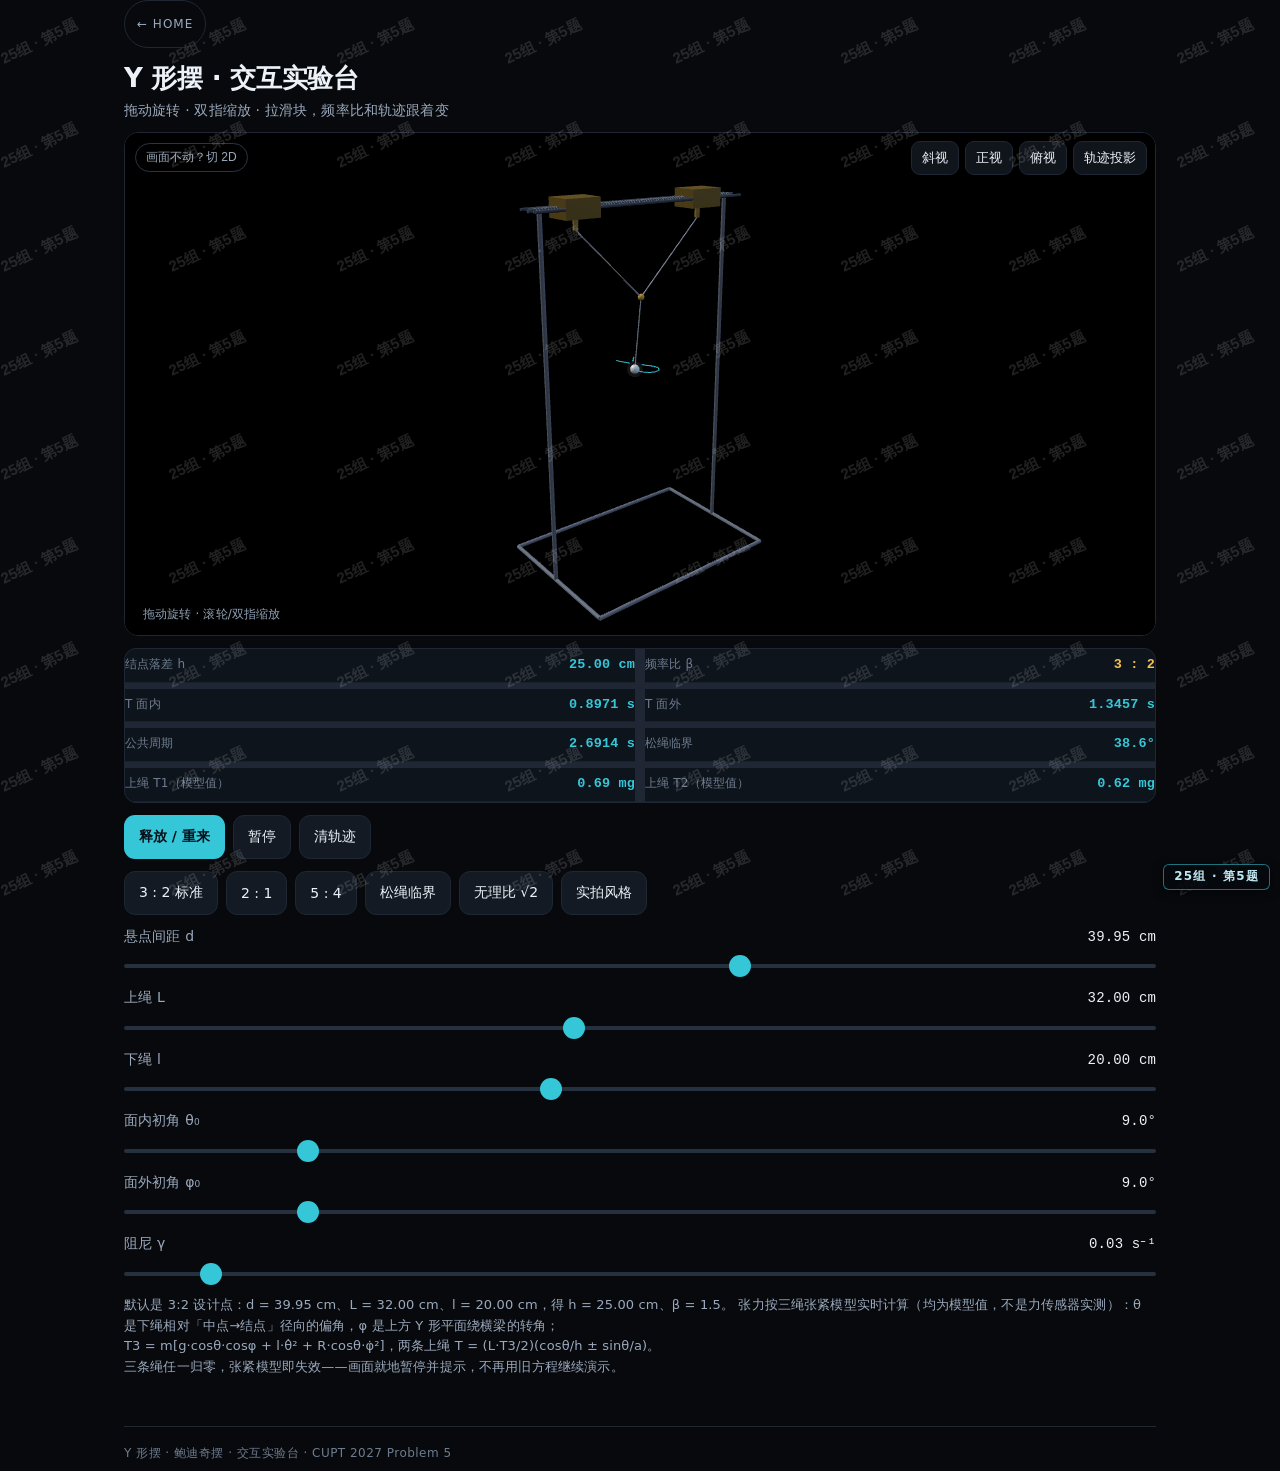
<file: lab.html>
<!DOCTYPE html>
<html lang="zh-CN">
<head>
<meta charset="utf-8">
<meta name="viewport" content="width=device-width, initial-scale=1, viewport-fit=cover">
<meta name="color-scheme" content="dark">
<title>Y 形摆交互实验台 · CUPT 2027 Problem 5</title>
<link rel="icon" href="favicon.png" type="image/png">
<link rel="stylesheet" href="style.css">
<style>
  .lab-wrap { padding-bottom: 8px; }
  .lab-head h1 { margin: 8px 0 4px; font-size: 26px; line-height: 1.25; }
  .lab-head p { margin: 0 0 10px; color: var(--muted); font-size: 14px; }
  .stage {
    position: relative;
    z-index: 0;
    isolation: isolate;
    width: 100%;
    height: 56vh;
    min-height: 300px;
    max-height: 520px;
    border: 1px solid var(--line);
    border-radius: 14px;
    overflow: hidden;
    background: #000;
  }
  #c2d { position: absolute; inset: 0; width: 100%; height: 100%;
         display: none; }
  #c3d { display: block; width: 100%; height: 100%;
         touch-action: none; cursor: grab; }
  .hint {
    position: absolute; left: 10px; bottom: 8px;
    font-size: 12px; color: #8fa0b4; background: rgba(0,0,0,.45);
    padding: 3px 8px; border-radius: 8px; pointer-events: none;
  }
  .lab-badge {
    position: absolute; left: 10px; top: 10px; right: 10px;
    font-size: 13px; line-height: 1.4; color: #ff8a8a;
    background: rgba(60,0,0,.55); border: 1px solid #7a2b2b;
    padding: 7px 10px; border-radius: 10px; display: none;
  }
  .lab-badge.on { display: block; }
  .viewbtns {
    position: absolute; right: 8px; top: 8px; display: flex; gap: 6px;
  }
  .viewbtns button {
    min-height: 34px; padding: 0 10px; font-size: 13px;
    color: var(--text); background: rgba(20,26,34,.8);
    border: 1px solid var(--line); border-radius: 9px;
  }
  .readout {
    display: grid; grid-template-columns: repeat(2, minmax(0,1fr));
    gap: 6px 10px; margin: 12px 0 4px; font-size: 14px;
  }
  .readout div { display: flex; justify-content: space-between; gap: 8px;
    border-bottom: 1px solid #1a212b; padding: 5px 0; }
  .readout b { font-weight: 600; color: var(--accent-a); font-variant-numeric: tabular-nums; }
  .readout .warnv { color: #ff6b6b; }
  .ctrls { margin: 10px 0 4px; }
  .ctrl { margin: 9px 0; }
  .ctrl label { display: flex; justify-content: space-between; font-size: 14px;
    color: var(--muted); margin-bottom: 2px; }
  .ctrl label span { color: var(--text); font-variant-numeric: tabular-nums; }
  input[type=range] {
    -webkit-appearance: none; appearance: none; width: 100%; height: 30px;
    background: transparent;
  }
  input[type=range]::-webkit-slider-runnable-track {
    height: 4px; background: #263140; border-radius: 2px;
  }
  input[type=range]::-webkit-slider-thumb {
    -webkit-appearance: none; width: 22px; height: 22px; margin-top: -9px;
    border-radius: 50%; background: var(--accent-a); border: 0;
  }
  input[type=range]::-moz-range-track { height: 4px; background: #263140; border-radius: 2px; }
  input[type=range]::-moz-range-thumb { width: 22px; height: 22px; border: 0;
    border-radius: 50%; background: var(--accent-a); }
  .btnrow { display: flex; flex-wrap: wrap; gap: 8px; margin: 12px 0 4px; }
  .btnrow button {
    min-height: 44px; padding: 0 14px; font-size: 14px; font-family: inherit;
    color: var(--text); background: #131a23; border: 1px solid var(--line);
    border-radius: 11px;
  }
  .btnrow button.primary { background: var(--accent-a); color: #08111a; border-color: transparent; font-weight: 600; }
  .btnrow button:active { transform: scale(.98); }
  .tip { color: var(--muted); font-size: 13px; line-height: 1.6; margin: 10px 0 0; }
  .nolab-pic { display:block; width:100%; max-width:520px;
    margin:0 auto 12px; border-radius:10px; }
  .nolab-msg { color:#6E7C8F; font-size:12px; }
  .nolab { padding: 18px; color: #ff8a8a; }
</style>
</head>
<body>
<main class="wrap lab-wrap">
<nav class="topnav"><a class="back" href="index.html">&#8592; HOME</a></nav>

<header class="lab-head">
  <h1>Y 形摆 · 交互实验台</h1>
  <p>拖动旋转 · 双指缩放 · 拉滑块，频率比和轨迹跟着变</p>
</header>

<div class="stage" id="stage">
  <canvas id="c3d"></canvas>
  <canvas id="c2d"></canvas>
  <div class="lab-badge" id="warn">⚠ 一侧上绳开始松弛：当前双绳张紧模型不再适用，运动已暂停。</div>
  <div class="viewbtns">
    <button type="button" data-view="iso">斜视</button>
    <button type="button" data-view="front">正视</button>
    <button type="button" data-view="top">俯视</button>
      <button type="button" id="btn-trail">轨迹投影</button>
  </div>
  <div class="hint">拖动旋转 · 滚轮/双指缩放</div>
</div>

<div class="readout" id="readout">
  <div><span>结点落差 h</span><b id="o-h">—</b></div>
  <div><span>频率比 β</span><b id="o-b">—</b></div>
  <div><span>T 面内</span><b id="o-tx">—</b></div>
  <div><span>T 面外</span><b id="o-ty">—</b></div>
  <div><span>公共周期</span><b id="o-tc">—</b></div>
  <div><span>松绳临界</span><b id="o-crit">—</b></div>
  <div><span>上绳 T1（模型值）</span><b id="o-t1">—</b></div>
  <div><span>上绳 T2（模型值）</span><b id="o-t2">—</b></div>
</div>

<div class="btnrow">
  <button type="button" class="primary" id="btn-go">释放 / 重来</button>
  <button type="button" id="btn-pause">暂停</button>
  <button type="button" id="btn-clear">清轨迹</button>
</div>
<div class="btnrow">
  <button type="button" data-preset="32">3 : 2 标准</button>
  <button type="button" data-preset="21">2 : 1</button>
  <button type="button" data-preset="54">5 : 4</button>
  <button type="button" data-preset="crit">松绳临界</button>
  <button type="button" data-preset="irr">无理比 √2</button>
      <button type="button" data-preset="rich">实拍风格</button>
</div>

<div class="ctrls">
  <div class="ctrl">
    <label>悬点间距 d <span id="v-d">30.00 cm</span></label>
    <input type="range" id="s-d" min="10" max="60" step="0.01" value="39.95">
  </div>
  <div class="ctrl">
    <label>上绳 L <span id="v-L">38.08 cm</span></label>
    <input type="range" id="s-L" min="22" max="45" step="0.01" value="32">
  </div>
  <div class="ctrl">
    <label>下绳 l <span id="v-l">45.00 cm</span></label>
    <input type="range" id="s-l" min="6" max="40" step="0.01" value="20">
  </div>
  <div class="ctrl">
    <label>面内初角 θ₀ <span id="v-th0">9.0°</span></label>
    <input type="range" id="s-th" min="0.5" max="50" step="0.1" value="9">
  </div>
  <div class="ctrl">
    <label>面外初角 φ₀ <span id="v-ph0">9.0°</span></label>
    <input type="range" id="s-ph" min="0.5" max="50" step="0.1" value="9">
  </div>
  <div class="ctrl">
    <label>阻尼 γ <span id="v-gam">0.03 s⁻¹</span></label>
    <input type="range" id="s-g" min="0" max="0.4" step="0.01" value="0.03">
  </div>
</div>

<p class="tip">
  默认是 3:2 设计点：d = 39.95 cm、L = 32.00 cm、l = 20.00 cm，得 h = 25.00 cm、β = 1.5。
      张力按三绳张紧模型实时计算（均为模型值，不是力传感器实测）：θ 是下绳相对「中点→结点」径向的偏角，φ 是上方 Y 形平面绕横梁的转角；<br>T3 = m[g·cosθ·cosφ + l·θ̇² + R·cosθ·φ̇²]，两条上绳 T = (L·T3/2)(cosθ/h ± sinθ/a)。<br>三条绳任一归零，张紧模型即失效——画面就地暂停并提示，不再用旧方程继续演示。</p>

<footer class="site-footer"><p>Y 形摆 · 鲍迪奇摆 · 交互实验台 · CUPT 2027 Problem 5</p></footer>
</main>

<script type="module" src="lab.js"></script>
<script>
  // 3D 起不来时的退路：换成静图 + 明确的下一步，绝不留下黑框
  (function () {
    function fallback(msg) {
      var st = document.getElementById('stage');
      if (!st || window.__lab_ok || window.__lab2d) { return; }
      st.innerHTML =
        '<div class="nolab">' +
        '<img class="nolab-pic" src="video/a1_apparatus.jpg" alt="装置静帧">' +
        '<p><strong>这台设备的浏览器没能启动 3D。</strong><br>' +
        '常见原因：微信内核限制了 WebGL，或脚本被拦截。</p>' +
        '<p>可以先看录好的动画：<a href="index.html#gallery">八个分类</a>，' +
        '或 <a href="javascript:location.reload()">重新加载本页</a>。</p>' +
        (msg ? '<p class="nolab-msg">' + String(msg) + '</p>' : '') +
        '</div>';
      st.setAttribute('data-err', String(msg || 'unknown'));
    }
    window.addEventListener('error', function (e) {
      fallback((e && (e.message || (e.error && e.error.message))) || '');
    });
    // 看门狗：6 秒还没画出一帧，就当作失败
    setTimeout(function () {
      if (window.__lab_ok || window.__lab2d) { return; }
      var c = document.getElementById('c3d');
      var ok = false;
      try {
        ok = !!(c && c.width > 2 && c.height > 2);
      } catch (err) { ok = false; }
      if (!ok) { fallback('3D 初始化超时'); }
    }, 6000);
  })();
</script>
<div class="wm-layer" aria-hidden="true"></div>
<div class="wm-tag">25组 · 第5题</div>
</body>
</html>
</file>
<file: style.css>
/* Y-pendulum gallery - shared stylesheet (generated by build_site.py) */

:root {
  /* 层次：底 -> 面 -> 抬升，不用纯黑压死 */
  --bg: #07090D;
  --bg-2: #0B0F15;
  --panel: #0E141C;
  --panel-2: #121A24;
  --text: #EDF2F8;
  --muted: #9BA9BC;
  --faint: #6E7C8F;
  --accent-a: #35C7D8;
  --accent-b: #F2C14E;
  --line: #1E2733;
  --line-2: #2A3542;

  /* 8px 基数间距 */
  --s1: 4px;  --s2: 8px;  --s3: 12px; --s4: 16px;
  --s5: 24px; --s6: 32px; --s7: 48px; --s8: 64px;

  /* 字号级差 ~1.25 */
  --t-xs: 12px; --t-sm: 13.5px; --t-base: 15px; --t-md: 17px;
  --t-lg: 21px; --t-xl: 27px; --t-2xl: 34px;

  --r-sm: 8px; --r-md: 12px; --r-lg: 16px; --r-pill: 999px;

  --ease: cubic-bezier(.2,.7,.2,1);
  --dur: 180ms;

  --mono: ui-monospace, SFMono-Regular, "SF Mono", Consolas,
          "Liberation Mono", monospace;
  --sans: system-ui, -apple-system, "Segoe UI", "PingFang SC",
          "Microsoft YaHei", sans-serif;
}

* { box-sizing: border-box; }

html { -webkit-text-size-adjust: 100%; overflow-x: hidden; }

body {
  margin: 0;
  background: var(--bg);
  color: var(--text);
  font-family: -apple-system, BlinkMacSystemFont, "Segoe UI", Roboto,
    "Helvetica Neue", Arial, "PingFang SC", "Hiragino Sans GB",
    "Microsoft YaHei", sans-serif;
  line-height: 1.55;
  overflow-x: hidden;
}

img, video { max-width: 100%; }

.wrap {
  max-width: 1200px;
  margin: 0 auto;
  padding: 20px 16px 24px;
  padding-bottom: calc(24px + env(safe-area-inset-bottom, 0px));
}

a { color: var(--accent-a); }

a:focus-visible, button:focus-visible {
  outline: 2px solid var(--accent-a);
  outline-offset: 2px;
}

.back, .fs, .group-card { touch-action: manipulation; }

/* home masthead */
.masthead { margin: 4px 0 14px; }
.masthead.compact h1 { font-size: 22px; }
.masthead.compact .sub { font-size: 13px; }
.masthead h1 {
  margin: 0 0 6px;
  font-size: 30px;
  line-height: 1.25;
  overflow-wrap: anywhere;
}
.masthead .sub { margin: 0; color: var(--muted); font-size: 15px; }
.wm-head {
  display: inline-block; margin: 10px 0 0;
  padding: 3px 10px; border-radius: 999px;
  background: rgba(53,199,216,.14);
  border: 1px solid rgba(53,199,216,.5);
  color: #BFE9F2; font-size: 12px; font-weight: 700; letter-spacing: .08em;
}
.masthead .note { margin: 8px 0 0; color: #7f8a99; font-size: 13px;
  line-height: 1.5; border-left: 2px solid #2b3542; padding-left: 10px; }

/* group page header */
.topnav { margin: 0 0 14px; }
.back {
  display: inline-flex;
  align-items: center;
  gap: 8px;
  min-height: 48px;
  padding: 0 18px;
  border: 1px solid var(--line);
  border-radius: 24px;
  font-size: 15px;
  letter-spacing: 1px;
  text-decoration: none;
}
.page-head { margin: 6px 0 20px; }
.page-head h1 { margin: 0 0 6px; font-size: 26px; line-height: 1.3; }
.page-head .sub { margin: 0 0 10px; color: var(--muted); font-size: 15px; }
.page-head .intro { margin: 0; color: var(--muted); overflow-wrap: anywhere; }

/* responsive grid: 1 column by default, 2 from 720px, 3 from 1100px */
.grid { display: grid; grid-template-columns: 1fr; gap: 16px; }
@media (min-width: 720px) {
  .grid { grid-template-columns: repeat(2, minmax(0, 1fr)); }
}
@media (min-width: 1100px) {
  .grid { grid-template-columns: repeat(3, minmax(0, 1fr)); }
}

/* home: group cards */
.group-card {
  display: flex;
  align-items: center;
  gap: 14px;
  min-height: 88px;
  padding: 16px;
  border: 1px solid var(--line);
  border-radius: 14px;
  background: var(--panel);
  color: var(--text);
  text-decoration: none;
}
.badge {
  flex: 0 0 auto;
  display: flex;
  align-items: center;
  justify-content: center;
  width: 58px;
  height: 58px;
  border-radius: 50%;
  background: var(--accent-a);
  color: #001016;
  font-size: 26px;
  font-weight: 700;
}
.group-card:nth-child(2n) .badge { background: var(--accent-b); color: #1A1200; }
.group-info { flex: 1 1 auto; min-width: 0; }
.group-title { display: block; font-size: 17px; font-weight: 600; }
.group-sub { display: block; margin-top: 2px; color: var(--muted); font-size: 13px; }
.count {
  flex: 0 0 auto;
  min-width: 36px;
  padding: 4px 10px;
  border: 1px solid var(--line);
  border-radius: 18px;
  color: var(--muted);
  font-size: 14px;
  text-align: center;
}

/* group page: clip cards */
.clip-card {
  border: 1px solid var(--line);
  border-radius: 14px;
  background: var(--panel);
  overflow: hidden;
}
.player { position: relative; background: #000000; }
.player video {
  display: block;
  width: 100%;
  aspect-ratio: 16 / 9;
  object-fit: cover;
  background: #000000;
}
.card.missing video { display: none; }
.card.missing .fs { display: none; }
.fs {
  position: absolute;
  right: 10px;
  bottom: 10px;
  width: 48px;
  height: 48px;
  padding: 0;
  border: 1px solid var(--line);
  border-radius: 50%;
  display: flex;
  align-items: center;
  justify-content: center;
  background: rgba(0, 0, 0, 0.55);
  color: var(--text);
  cursor: pointer;
}
.fs svg { display: block; }
.placeholder { display: none; }
.card.missing .placeholder {
  display: flex;
  flex-direction: column;
  align-items: center;
  justify-content: center;
  gap: 8px;
  aspect-ratio: 16 / 9;
  padding: 18px;
  text-align: center;
  overflow-wrap: anywhere;
}
.placeholder-label {
  margin: 0;
  color: var(--muted);
  font-size: 11px;
  letter-spacing: 2px;
}
.placeholder-note { margin: 0; font-size: 14px; }
.card.missing .placeholder { cursor: pointer; }
.playbtn {
  position: absolute; inset: 0; margin: auto;
  width: 74px; height: 74px; border-radius: 50%;
  border: 1px solid rgba(255,255,255,0.34);
  background: rgba(0,0,0,0.46);
  color: #fff; font-size: 26px; line-height: 1;
  display: flex; align-items: center; justify-content: center;
  cursor: pointer; z-index: 3;
}
.playbtn[hidden] { display: none; }
.playbtn span { transform: translateX(3px); }
.clip-text { padding: 12px 14px 16px; overflow-wrap: anywhere; }
.clip-text h3 { margin: 0 0 4px; font-size: 16px; line-height: 1.4; }
.clip-text p { margin: 0; color: var(--muted); font-size: 14px; }

/* footer */
.site-footer {  margin-top: 26px;
  padding-top: 16px;
  border-top: 1px solid var(--line);
  color: var(--muted);
  font-size: 13px;
}
.site-footer p { margin: 0; }

/* one-tap play-all (in-app browsers may block autoplay) */
.playall {
  display: block;
  width: 100%;
  min-height: 48px;
  margin: 4px 0 18px;
  padding: 12px 16px;
  font: inherit;
  font-size: 15px;
  letter-spacing: 1px;
  color: #0b0d10;
  background: var(--accent-a);
  border: 0;
  border-radius: 12px;
  cursor: pointer;
}
.playall[hidden] { display: none; }

/* 首页 hero：交互实验台 */
.hero {
  display: block;
  margin: 0 0 22px;
  padding: 26px 24px 22px;
  border: 1px solid var(--accent-a);
  border-radius: 16px;
  background: linear-gradient(180deg, rgba(53,199,216,0.10), rgba(53,199,216,0.02));
  text-decoration: none;
  color: var(--text);
}
.hero-kicker {
  display: inline-block; margin-bottom: 8px; padding: 2px 9px;
  border-radius: 999px; background: var(--accent-a); color: #08111a;
  font-size: 12.5px; font-weight: 700; letter-spacing: .04em;
}
.hero-title { display: block; font-size: 27px; font-weight: 800; }
.hero-sub { display: block; margin-top: 8px; color: var(--muted);
  font-size: 14.5px; line-height: 1.6; }
.hero-cta { display: inline-block; margin-top: 16px; color: var(--accent-a);
  font-size: 16px; font-weight: 700; }

/* 交互实验台入口卡片 */
.labcard { border-color: var(--accent-a); }
.labcard .badge { background: var(--accent-a); color: #08111a; }
.labcard .count { color: var(--accent-a); font-size: 20px; }
.playall.done { background: #2a323d; color: var(--text); }
.fallback { margin: -8px 0 16px; color: #7f8a99; font-size: 12.5px;
  line-height: 1.5; }


/* ============================================================ 设计层 */
html { -webkit-text-size-adjust: 100%; }
body {
  background: var(--bg);
  color: var(--text);
  font-family: var(--sans);
  font-size: var(--t-base);
  line-height: 1.68;
  letter-spacing: .01em;
  -webkit-font-smoothing: antialiased;
}
html { max-width: 100%; }
body { overflow-x: hidden; max-width: 100%; }
/* 安全网：flex/grid 子项的 min-content 宽度是横向溢出的常见来源 */
* { min-width: 0; }
img, video, canvas { max-width: 100%; }
.wrap, .readout, .grid, .card, .clip-card { max-width: 100%; }
a, button { touch-action: manipulation; -webkit-tap-highlight-color:
  rgba(53,199,216,.18); }
.card { position: relative; z-index: 10; cursor: pointer; }
.card > * { pointer-events: none; }

.wrap {
  width: 100%;
  max-width: 1080px;
  margin: 0 auto;
  padding: 0 var(--s5) var(--s7);
}
@media (max-width: 560px) { .wrap { padding: 0 var(--s4) var(--s6); } }

/* —— 标题层级：一屏只留一个焦点 —— */
h1, h2, h3 { font-weight: 700; letter-spacing: -.01em; line-height: 1.28; }
.masthead h1 { font-size: var(--t-xl); margin: 0 0 var(--s2); }
.masthead.compact h1 { font-size: var(--t-lg); }
.masthead .sub {
  margin: 0; color: var(--faint); font-size: var(--t-sm);
  letter-spacing: .06em; text-transform: none;
}
.wm-head {
  display: inline-block; margin: 10px 0 0;
  padding: 3px 10px; border-radius: 999px;
  background: rgba(53,199,216,.14);
  border: 1px solid rgba(53,199,216,.5);
  color: #BFE9F2; font-size: 12px; font-weight: 700; letter-spacing: .08em;
}
.masthead .note {
  margin: var(--s3) 0 0; padding-left: var(--s3);
  border-left: 2px solid var(--line-2);
  color: var(--faint); font-size: var(--t-xs); line-height: 1.6;
}

/* —— 分区标题 —— */
.gallery-head { margin: var(--s7) 0 var(--s3); }
.gallery-head h2 {
  margin: 0 0 var(--s1); font-size: var(--t-lg);
  display: flex; align-items: center; gap: var(--s2);
}
.gallery-head h2::before {
  content: ""; width: 18px; height: 1px; background: var(--accent-a);
}
.gallery-head p { margin: 0; color: var(--faint); font-size: var(--t-sm); }
.quicknav {
  margin-top: var(--s3) !important;
  display: flex; flex-wrap: wrap; gap: var(--s1) var(--s3);
  font-size: var(--t-xs) !important;
}
.quicknav a {
  color: var(--muted); text-decoration: none;
  border-bottom: 1px solid var(--line-2); padding-bottom: 1px;
}
.quicknav a:hover, .quicknav a:active {
  color: var(--accent-a); border-color: var(--accent-a);
}

/* —— 卡片：抬升 + 细边 + 悬停微位移 —— */
.grid.groups {
  display: grid; gap: var(--s3);
  grid-template-columns: repeat(auto-fill, minmax(300px, 1fr));
}
@media (max-width: 560px) {
  .grid.groups { grid-template-columns: 1fr; gap: var(--s2); }
}
.card {
  display: flex; align-items: center; gap: var(--s3);
  padding: var(--s3) var(--s4);
  background: var(--panel);
  border: 1px solid var(--line);
  border-radius: var(--r-md);
  color: inherit; text-decoration: none;
  transition: transform var(--dur) var(--ease),
              border-color var(--dur) var(--ease),
              background var(--dur) var(--ease);
  will-change: transform;
}
.card:hover {
  transform: translateY(-2px);
  border-color: var(--line-2);
  background: var(--panel-2);
}
.card:active { transform: translateY(0); }
.card:focus-visible {
  outline: 2px solid var(--accent-a);
  outline-offset: 2px;
}
.card .badge {
  flex: none; width: 30px; height: 30px; border-radius: var(--r-sm);
  display: grid; place-items: center;
  font-family: var(--mono); font-size: var(--t-sm); font-weight: 600;
  color: var(--accent-a);
  background: rgba(53,199,216,.10);
  border: 1px solid rgba(53,199,216,.28);
}
.labcard .badge { background: rgba(242,193,78,.12);
  border-color: rgba(242,193,78,.35); color: var(--accent-b); }
.group-info { flex: 1 1 auto; min-width: 0; display: grid; gap: 2px; }
.group-title { font-size: var(--t-base); font-weight: 600; }
.group-sub {
  color: var(--faint); font-size: var(--t-xs); line-height: 1.5;
  overflow: hidden; text-overflow: ellipsis; white-space: nowrap;
}
@media (max-width: 560px) {
  .group-sub { white-space: normal; display: -webkit-box;
    -webkit-line-clamp: 2; -webkit-box-orient: vertical; }
}
.card .count {
  flex: none; font-family: var(--mono); font-size: var(--t-sm);
  color: var(--faint);
}

/* —— 视频卡 —— */
.clip-card {
  display: block; padding: 0; overflow: hidden;
  background: var(--panel); border: 1px solid var(--line);
  border-radius: var(--r-lg);
  transition: border-color var(--dur) var(--ease),
              transform var(--dur) var(--ease);
}
.clip-card:hover { border-color: var(--line-2); transform: translateY(-2px); }
.player { position: relative; background: #000; }
.player video {
  display: block; width: 100%; height: auto;
  border-radius: var(--r-lg) var(--r-lg) 0 0;
  background: #000;
}
.clip-text { padding: var(--s3) var(--s4) var(--s4); }
.clip-text h3 { margin: 0 0 var(--s1); font-size: var(--t-md); }
.clip-text p { margin: 0; color: var(--faint); font-size: var(--t-sm); }

.playall {
  display: block; width: 100%; margin: var(--s3) 0 var(--s2);
  padding: var(--s3) var(--s4);
  border: 1px solid var(--accent-a); border-radius: var(--r-md);
  background: rgba(53,199,216,.10); color: var(--accent-a);
  font-size: var(--t-base); font-weight: 600; letter-spacing: .02em;
  cursor: pointer;
  transition: background var(--dur) var(--ease),
              transform 80ms var(--ease);
}
.playall:hover { background: rgba(53,199,216,.18); }
.playall:active { transform: translateY(1px); }
.playall.done { background: var(--panel-2); border-color: var(--line-2);
  color: var(--muted); }
.fallback { margin: 0 0 var(--s4); color: var(--faint);
  font-size: var(--t-xs); line-height: 1.6; }

/* —— 实验台：栅格与控件在小屏不再溢出 —— */
.stage { position: relative; z-index: 0; border-radius: var(--r-lg);
  border-color: var(--line); }
@media (max-width: 560px) { .stage { height: 46vh; min-height: 260px; } }

.readout {
  display: grid; gap: 1px;
  grid-template-columns: repeat(2, minmax(0, 1fr));
  background: var(--line);
  border: 1px solid var(--line);
  border-radius: var(--r-md); overflow: hidden;
  margin: var(--s4) 0 var(--s3);
}
.readout > div {
  display: flex; align-items: baseline; justify-content: space-between;
  gap: var(--s2); min-width: 0;
  padding: var(--s2) var(--s3);
  background: var(--panel);
}
.readout span {
  color: var(--faint); font-size: var(--t-xs);
  white-space: nowrap; overflow: hidden; text-overflow: ellipsis;
}
.readout b {
  font-family: var(--mono); font-size: var(--t-sm); font-weight: 600;
  color: var(--text); white-space: nowrap; flex: none;
}
.readout .warnv { color: #FF7A7A; }
@media (max-width: 620px) {
  .readout { grid-template-columns: minmax(0, 1fr); }
  .readout b { font-size: var(--t-sm); }
  .readout span { font-size: var(--t-sm); }
}

.btnrow, .viewbtns { display: flex; flex-wrap: wrap; gap: var(--s2); }
.btnrow { margin-bottom: var(--s3); }
.btnrow button, .viewbtns button {
  padding: var(--s2) var(--s4);
  border: 1px solid var(--line-2); border-radius: var(--r-pill);
  background: var(--panel); color: var(--muted);
  font-size: var(--t-sm); cursor: pointer;
  transition: all var(--dur) var(--ease);
}
.btnrow button:hover, .viewbtns button:hover {
  border-color: var(--accent-a); color: var(--accent-a);
}
.btnrow button:active, .viewbtns button:active { transform: translateY(1px); }
.btnrow button.primary {
  background: var(--accent-a); border-color: var(--accent-a);
  color: #06131A; font-weight: 600;
}
.btnrow button.primary:hover { filter: brightness(1.08); color: #06131A; }

.ctrl { display: grid; gap: var(--s1); margin-bottom: var(--s3); }
.ctrl label {
  display: flex; justify-content: space-between; align-items: baseline;
  gap: var(--s2); color: var(--faint); font-size: var(--t-xs);
}
.ctrl label span { font-family: var(--mono); color: var(--muted); }
.ctrl input[type="range"] {
  width: 100%; height: 22px; margin: 0;
  accent-color: var(--accent-a);
}
.tip {
  margin: var(--s4) 0 0; color: var(--faint);
  font-size: var(--t-xs); line-height: 1.7;
  overflow-wrap: anywhere;
}
.tip a { color: var(--accent-a); }
.hint { font-size: 11.5px; }
.nolab { padding: var(--s5); color: var(--muted); text-align: center; }

/* —— 页脚 —— */
.site-footer {
  margin-top: var(--s7); padding-top: var(--s4);
  border-top: 1px solid var(--line);
  color: var(--faint); font-size: var(--t-xs); letter-spacing: .04em;
}
.back, .topnav a {
  display: inline-flex; align-items: center; gap: var(--s1);
  padding: var(--s1) var(--s3);
  border: 1px solid var(--line); border-radius: var(--r-pill);
  color: var(--muted); font-size: var(--t-xs); text-decoration: none;
  transition: all var(--dur) var(--ease);
}
.back:hover { border-color: var(--accent-a); color: var(--accent-a); }

/* —— 动效开关 —— */
@media (prefers-reduced-motion: reduce) {
  *, *::before, *::after {
    animation-duration: .001ms !important;
    transition-duration: .001ms !important;
  }
}

/* ============================================================ 水印 */
.wm-layer {
  position: fixed; inset: 0; z-index: 9998;
  pointer-events: none; user-select: none;
  background-image: url("data:image/svg+xml;charset=utf-8,%3Csvg%20xmlns%3D%27http%3A%2F%2Fwww.w3.org%2F2000%2Fsvg%27%20width%3D%27168%27%20height%3D%27104%27%3E%3Ctext%20x%3D%274%27%20y%3D%2764%27%20font-size%3D%2715%27%20font-weight%3D%27600%27%20font-family%3D%27sans-serif%27%20fill%3D%27%23ffffff%27%20transform%3D%27rotate%28-26%204%2064%29%27%3E25%E7%BB%84%20%C2%B7%20%E7%AC%AC5%E9%A2%98%3C%2Ftext%3E%3C%2Fsvg%3E");
  background-repeat: repeat;
  background-size: 168px 104px;
  opacity: .13;
}
.wm-tag {
  position: fixed; right: 10px; bottom: 10px; z-index: 9999;
  pointer-events: none; user-select: none;
  padding: 4px 10px; border-radius: 6px;
  background: rgba(6, 10, 14, .88);
  border: 1px solid rgba(53, 199, 216, .55);
  color: #BFE9F2;
  font: 700 12px/1.3 var(--sans, system-ui);
  letter-spacing: .1em;
  box-shadow: 0 2px 10px rgba(0,0,0,.55);
}
.wm-stage {
  position: absolute; left: 50%; bottom: 8px; transform: translateX(-50%);
  z-index: 4; pointer-events: none;
  font: 600 11px/1 var(--sans, system-ui);
  letter-spacing: .1em; color: rgba(255,255,255,.22);
}
@media print { .wm-layer { opacity: .10; } }
</file>
